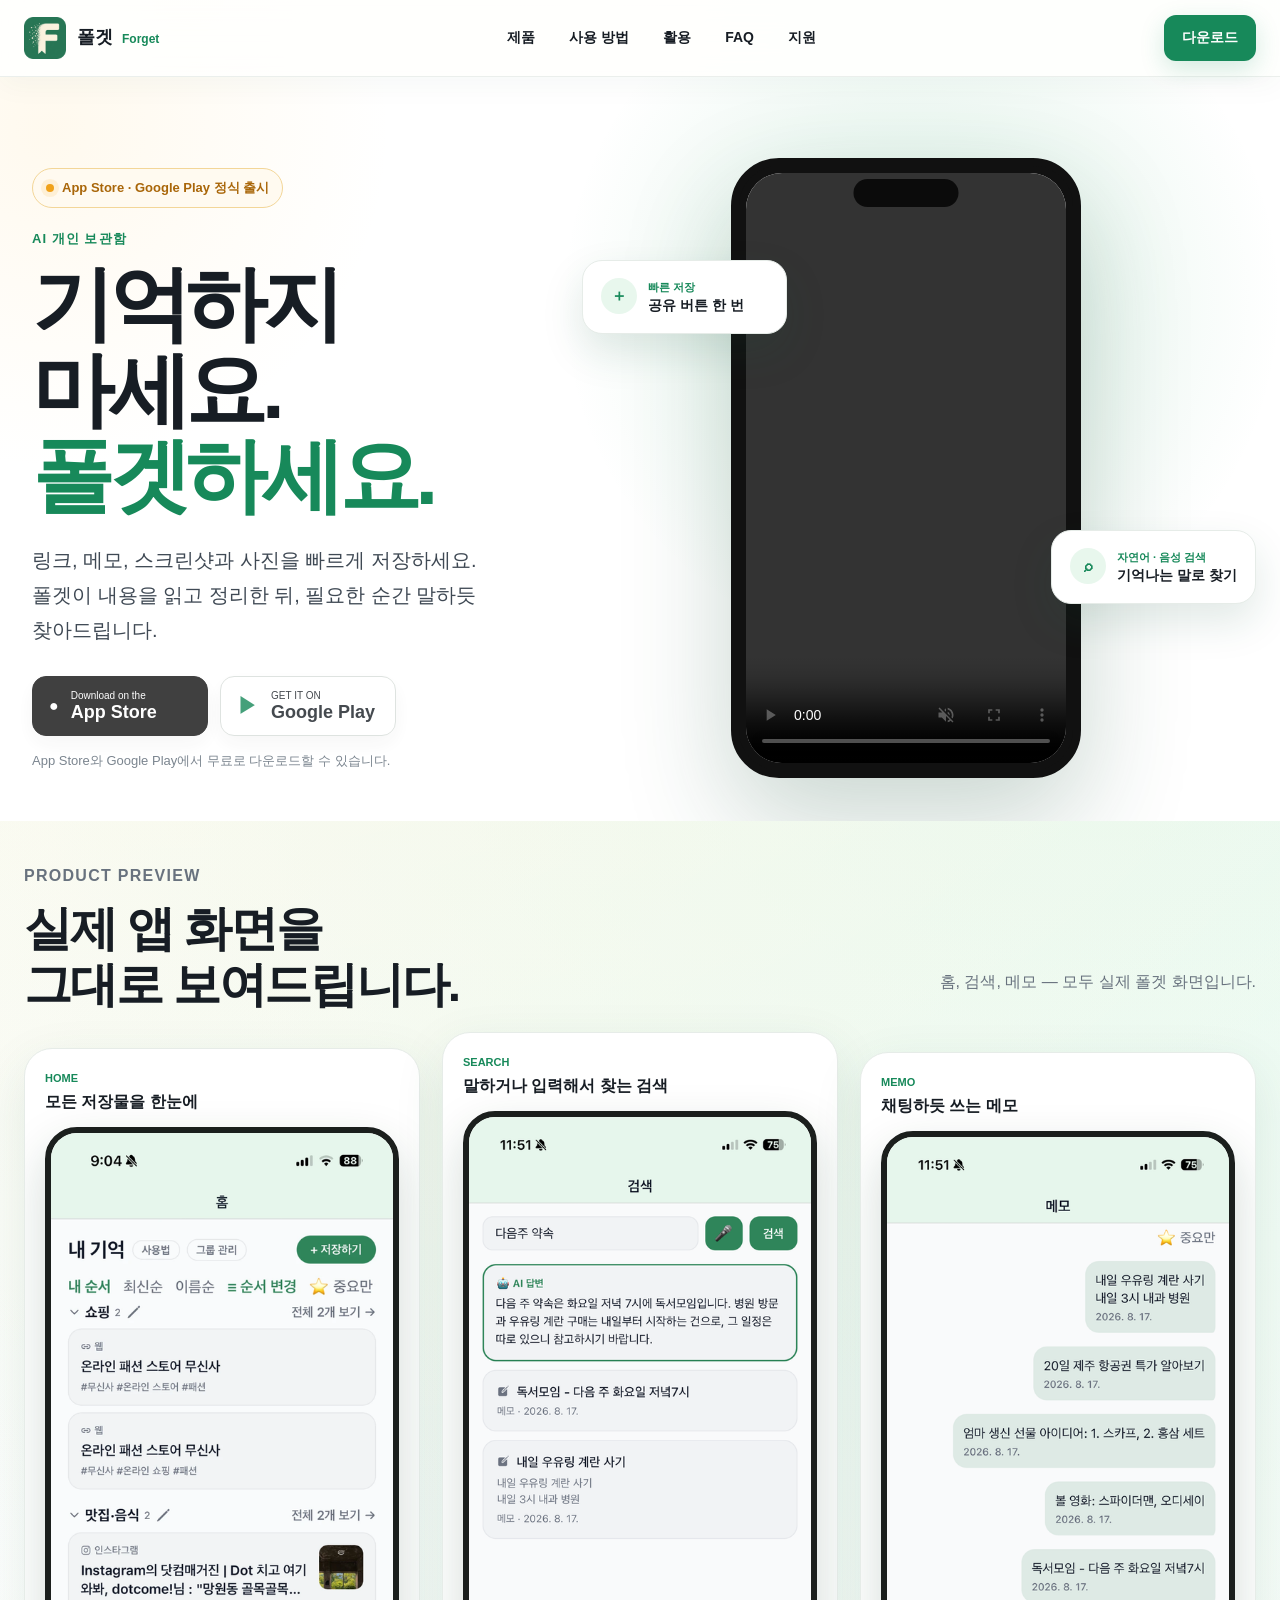
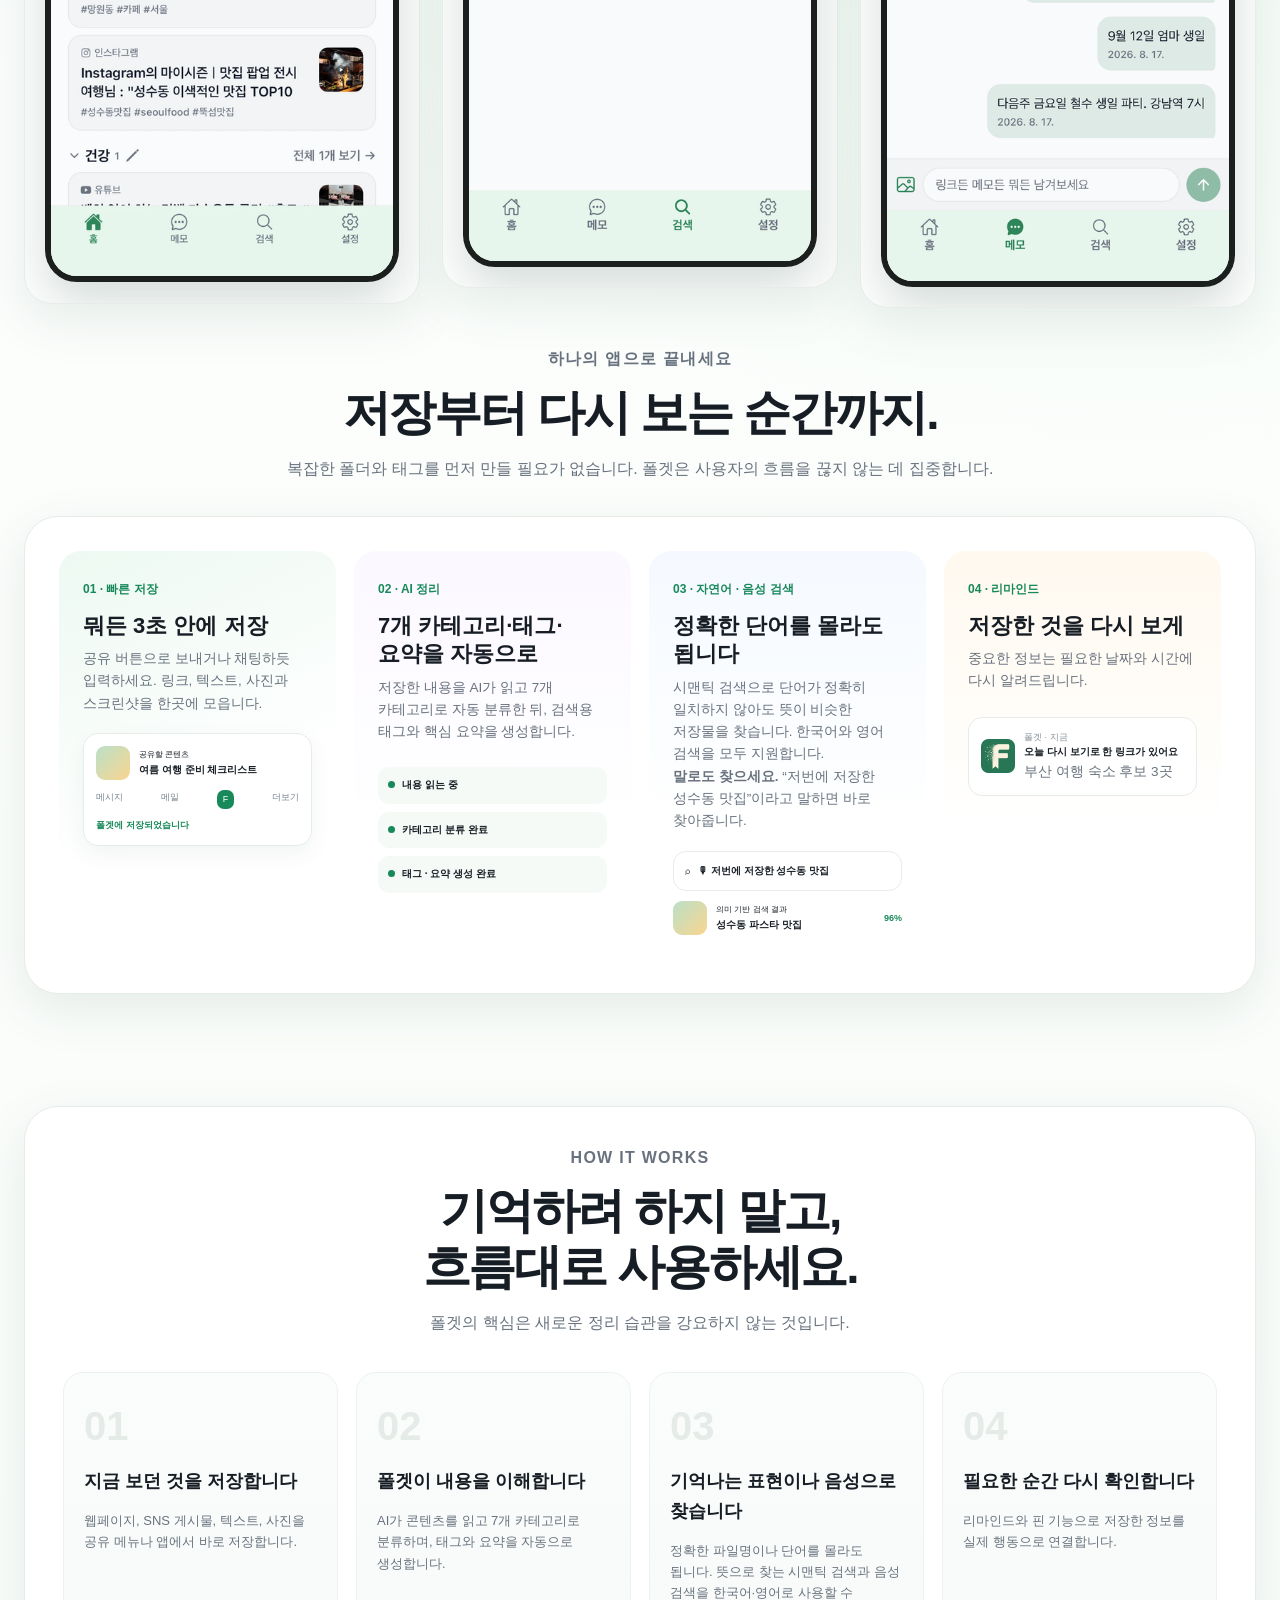
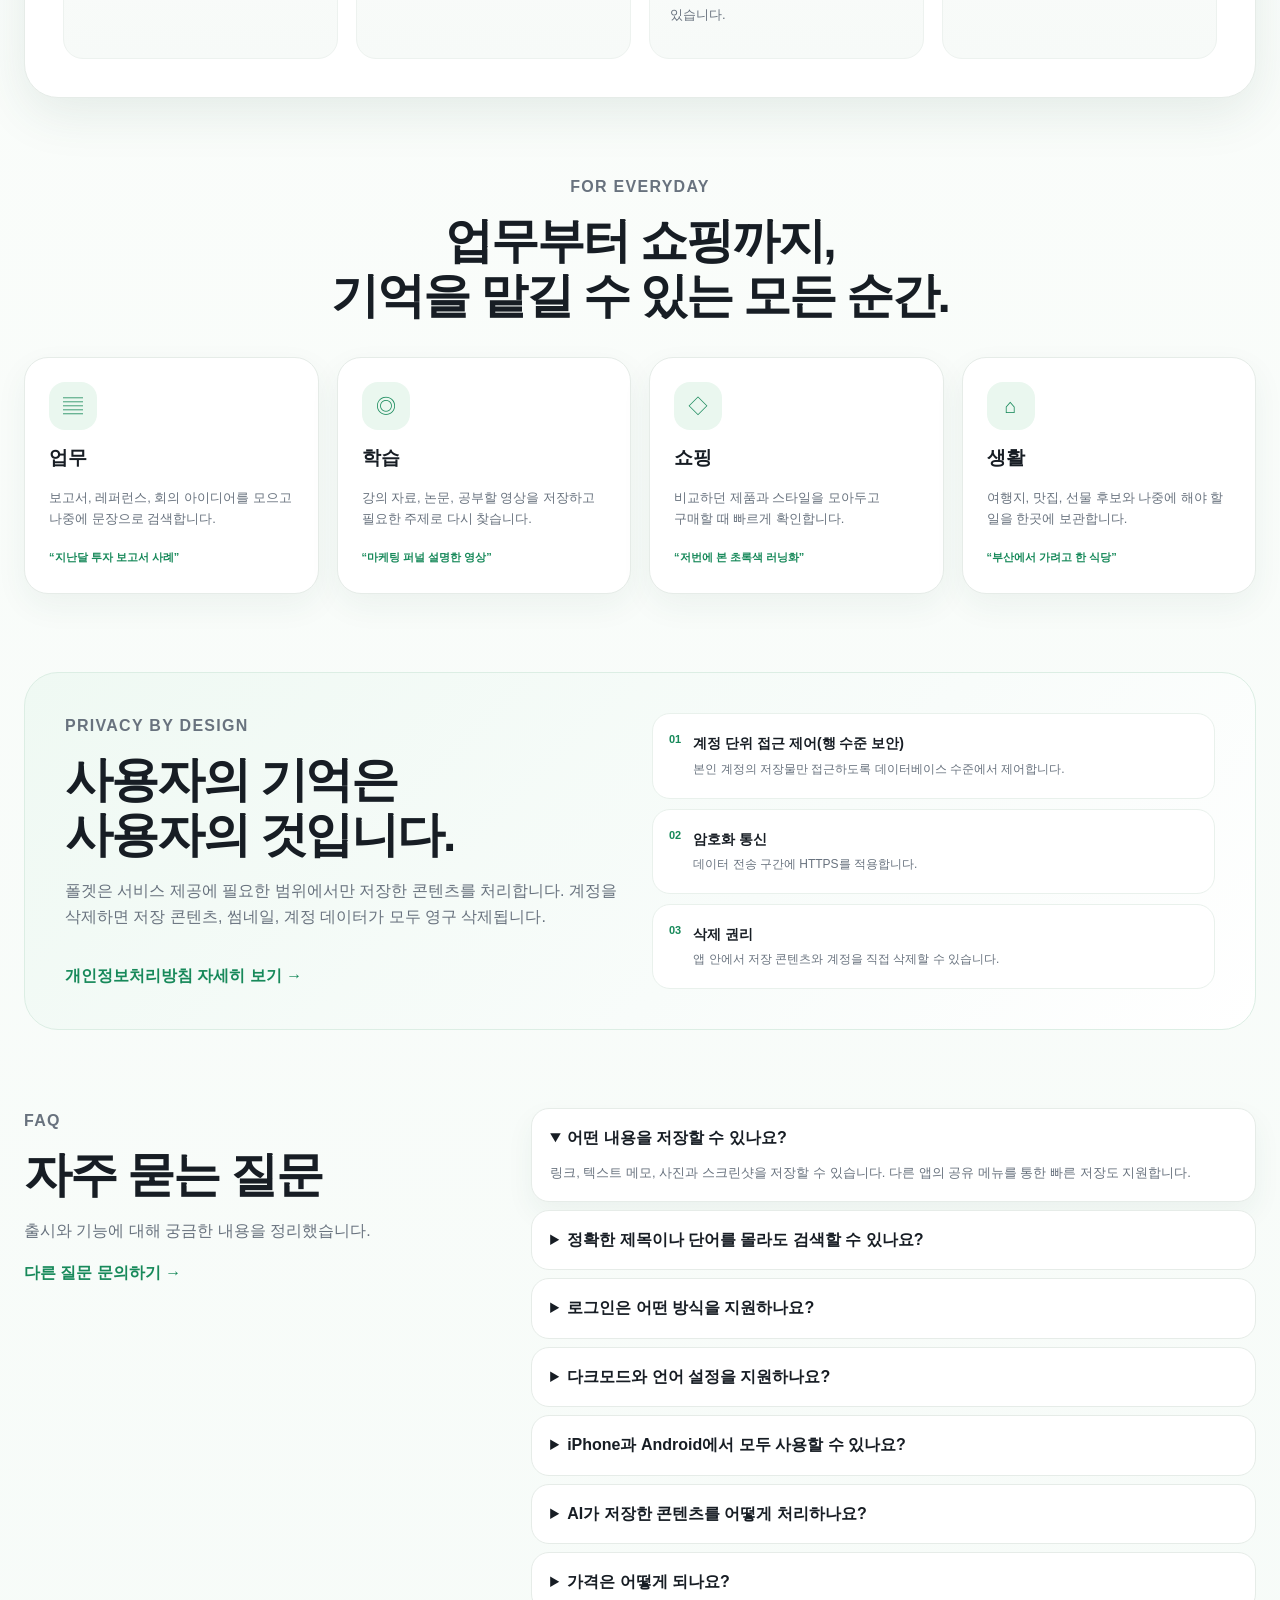
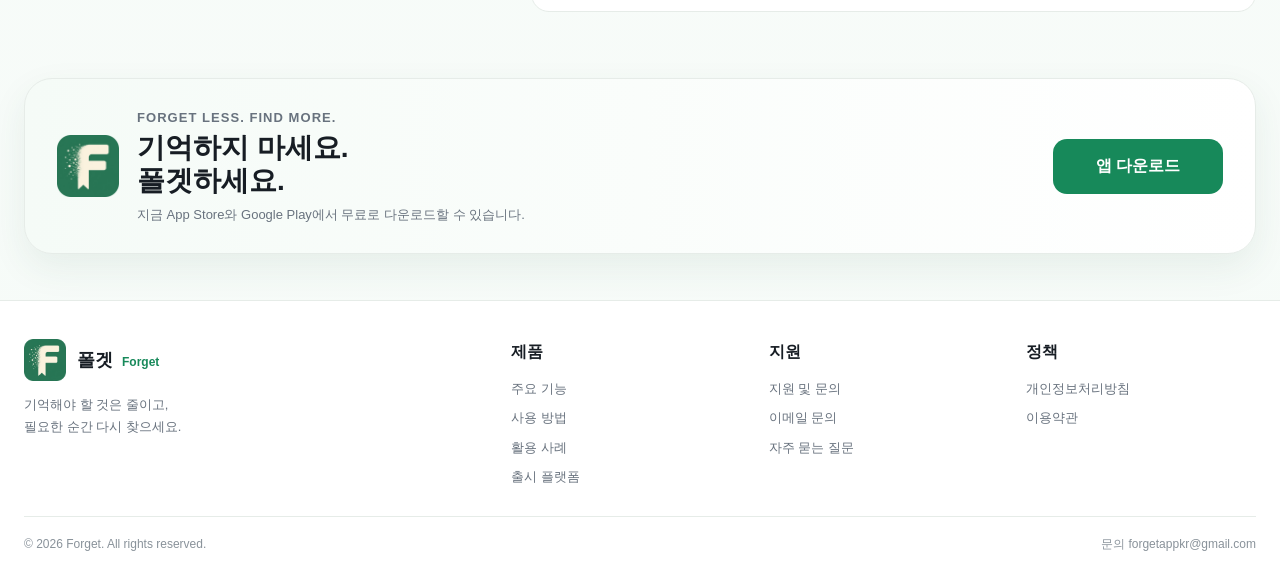
<file: index.html>
<!doctype html>
<html lang="ko">
<head>
  <meta charset="utf-8">
  <meta name="viewport" content="width=device-width, initial-scale=1">
  <meta name="theme-color" content="#167C4E">
  <link rel="icon" type="image/svg+xml" href="assets/forget-icon.svg">
  <link rel="apple-touch-icon" href="assets/apple-touch-icon.png">
  <link rel="manifest" href="site.webmanifest">
  <link rel="stylesheet" href="styles.css">
  <title>폴겟(Forget) — 기억하지 마세요. 폴겟하세요.</title>
  <meta name="description" content="링크, 메모, 스크린샷과 사진을 빠르게 저장하고 AI로 필요한 순간 다시 찾는 개인 보관함, 폴겟(Forget).">
  <link rel="canonical" href="https://forgetapp.kr/">
  <meta property="og:type" content="website">
  <meta property="og:locale" content="ko_KR">
  <meta property="og:site_name" content="폴겟(Forget)">
  <meta property="og:title" content="기억하지 마세요. 폴겟하세요.">
  <meta property="og:description" content="뭐든 빠르게 저장하고, AI로 필요한 순간 다시 찾으세요.">
  <meta property="og:url" content="https://forgetapp.kr/">
  <meta property="og:image" content="https://forgetapp.kr/assets/og-image.jpg">
  <meta name="twitter:card" content="summary_large_image">
</head>
<body>
  <header class="site-header">
  <div class="container header-inner">
    <a class="brand" href="index.html" aria-label="폴겟 홈">
      <img src="assets/forget-icon.svg" alt="" width="42" height="42" style="border-radius:0;background:transparent;clip-path:none;overflow:visible">
      <span>폴겟 <small>Forget</small></span>
    </a>

    <nav class="desktop-nav" aria-label="주요 메뉴">
      <a href="index.html#product">제품</a>
      <a href="index.html#how">사용 방법</a>
      <a href="index.html#use-cases">활용</a>
      <a href="index.html#faq">FAQ</a>
      <a href="support.html">지원</a>
    </nav>

    <a class="header-cta" href="/get?c=home-header">다운로드</a>
  </div>
</header>

  <main>
    <section class="hero" id="top">
      <div class="hero-orb hero-orb-one" aria-hidden="true"></div>
      <div class="hero-orb hero-orb-two" aria-hidden="true"></div>

      <div class="container hero-grid">
        <div class="hero-copy">
          <div class="launch-chip">
            <span class="status-dot" aria-hidden="true"></span>
            App Store · Google Play 정식 출시
          </div>

          <p class="eyebrow">AI 개인 보관함</p>
          <h1>기억하지 마세요.<br><span>폴겟하세요.</span></h1>
          <p class="hero-description">
            링크, 메모, 스크린샷과 사진을 빠르게 저장하세요.
            폴겟이 내용을 읽고 정리한 뒤, 필요한 순간 말하듯 찾아드립니다.
          </p>

          <div class="hero-actions" id="download">
            <a class="store-button store-button-dark" href="https://apps.apple.com/kr/app/id6793758380" aria-label="App Store에서 폴겟 다운로드">
              <span class="store-icon" aria-hidden="true">●</span>
              <span><small>Download on the</small><strong>App Store</strong></span>
            </a>

            <a class="store-button store-button-light" href="https://play.google.com/store/apps/details?id=kr.forgetapp.forget&amp;referrer=utm_source%3Dforgetapp.kr%26utm_medium%3Dweb%26utm_campaign%3Dhome" aria-label="Google Play에서 폴겟 다운로드">
              <span class="play-symbol" aria-hidden="true">▶</span>
              <span><small>GET IT ON</small><strong>Google Play</strong></span>
            </a>
          </div>

          <p class="hero-note">App Store와 Google Play에서 무료로 다운로드할 수 있습니다.</p>
        </div>

        <div class="hero-product" aria-label="폴겟 사용 흐름 미리보기">
          <div class="logo-stage">
            <img src="assets/forget-icon.svg" alt="폴겟 앱 아이콘" style="border-radius:0;background:transparent;clip-path:none;overflow:visible">
            <span class="particle p1"></span>
            <span class="particle p2"></span>
            <span class="particle p3"></span>
            <span class="particle p4"></span>
          </div>

          <div class="floating-card save-float">
            <span class="float-icon">＋</span>
            <div>
              <small>빠른 저장</small>
              <strong>공유 버튼 한 번</strong>
            </div>
          </div>

          <div class="phone-shell">
            <div class="phone-speaker"></div>
            <div class="phone-screen" style="padding:0;overflow:hidden">
              <video autoplay muted loop playsinline controls preload="metadata" style="width:100%;height:100%;object-fit:cover;display:block;background:#fff" src="assets/forget-intro.mp4" aria-label="폴겟 소개 영상"></video>
            </div>
          </div>

          <div class="floating-card find-float">
            <span class="float-icon">⌕</span>
            <div>
              <small>자연어 · 음성 검색</small>
              <strong>기억나는 말로 찾기</strong>
            </div>
          </div>
        </div>
      </div>

      <div class="container capture-strip" aria-label="저장 가능한 콘텐츠">
        <span>링크</span><i></i><span>메모</span><i></i><span>스크린샷</span><i></i><span>사진</span><i></i><span>쇼핑 정보</span><i></i><span>나중에 볼 것</span>
      </div>
    </section>

    <section class="section showcase-section">
      <div class="container">
        <div class="section-heading showcase-heading">
          <div><p class="eyebrow">PRODUCT PREVIEW</p><h2>실제 앱 화면을<br>그대로 보여드립니다.</h2></div>
          <p>홈, 검색, 메모 — 모두 실제 폴겟 화면입니다.</p>
        </div>
        <div class="device-gallery">
          <article class="device-column device-one">
            <div class="device-caption"><span>HOME</span><strong>모든 저장물을 한눈에</strong></div>
            <img src="assets/screen-home.png" alt="폴겟 실제 화면" style="width:100%;display:block;border-radius:32px;border:6px solid #1b1f1d;box-shadow:0 20px 48px rgba(16,60,40,.18)">
          </article>
          <article class="device-column device-two">
            <div class="device-caption"><span>SEARCH</span><strong>말하거나 입력해서 찾는 검색</strong></div>
            <img src="assets/screen-search.png" alt="폴겟 실제 화면" style="width:100%;display:block;border-radius:32px;border:6px solid #1b1f1d;box-shadow:0 20px 48px rgba(16,60,40,.18)">
          </article>
          <article class="device-column device-three">
            <div class="device-caption"><span>MEMO</span><strong>채팅하듯 쓰는 메모</strong></div>
            <img src="assets/screen-memo.png" alt="폴겟 실제 화면" style="width:100%;display:block;border-radius:32px;border:6px solid #1b1f1d;box-shadow:0 20px 48px rgba(16,60,40,.18)">
          </article>
        </div>
      </div>
    </section>

    <section class="section problem-section">
      <div class="container problem-grid">
        <div class="section-copy">
          <p class="eyebrow">저장은 쉬운데, 다시 찾기는 어렵습니다</p>
          <h2>분명 저장했는데,<br>어디에 있었는지 기억나지 않습니다.</h2>
          <p>
            브라우저 즐겨찾기, 메신저, 사진첩, 메모 앱에 정보가 흩어지면
            저장한 사실만 남고 정작 필요할 때 찾지 못합니다.
          </p>
        </div>

        <div class="scatter-board" aria-label="여러 앱에 흩어진 정보 예시">
          <article class="scatter-card card-browser"><span>Safari</span><strong>읽어볼 링크 147개</strong></article>
          <article class="scatter-card card-photo"><span>사진</span><strong>스크린샷 328장</strong></article>
          <article class="scatter-card card-chat"><span>메신저</span><strong>나에게 보낸 링크</strong></article>
          <article class="scatter-card card-note"><span>메모</span><strong>제목 없는 메모 82개</strong></article>
          <div class="scatter-center"><img src="assets/forget-icon.svg" alt="" style="border-radius:0;background:transparent;clip-path:none;overflow:visible"><strong>한곳에 저장하고<br>말하듯 다시 찾기</strong></div>
        </div>
      </div>
    </section>

    <section class="section product-section" id="product">
      <div class="container">
        <div class="section-heading center-heading">
          <p class="eyebrow">하나의 앱으로 끝내세요</p>
          <h2>저장부터 다시 보는 순간까지.</h2>
          <p>복잡한 폴더와 태그를 먼저 만들 필요가 없습니다. 폴겟은 사용자의 흐름을 끊지 않는 데 집중합니다.</p>
        </div>

        <div class="feature-bento">
          <article class="bento-card bento-large green-card">
            <div class="bento-copy">
              <span class="feature-label">01 · 빠른 저장</span>
              <h3>뭐든 3초 안에 저장</h3>
              <p>공유 버튼으로 보내거나 채팅하듯 입력하세요. 링크, 텍스트, 사진과 스크린샷을 한곳에 모읍니다.</p>
            </div>
            <div class="share-sheet" aria-hidden="true">
              <div class="share-source"><span class="source-thumb"></span><div><small>공유할 콘텐츠</small><strong>여름 여행 준비 체크리스트</strong></div></div>
              <div class="share-apps"><span>메시지</span><span>메일</span><span class="forget-share">F</span><span>더보기</span></div>
              <div class="share-result">폴겟에 저장되었습니다</div>
            </div>
          </article>

          <article class="bento-card ai-card">
            <span class="feature-label">02 · AI 정리</span>
            <h3>7개 카테고리·태그·요약을 자동으로</h3>
            <p>저장한 내용을 AI가 읽고 7개 카테고리로 자동 분류한 뒤, 검색용 태그와 핵심 요약을 생성합니다.</p>
            <div class="ai-lines" aria-hidden="true">
              <div><span></span><strong>내용 읽는 중</strong></div>
              <div><span></span><strong>카테고리 분류 완료</strong></div>
              <div><span></span><strong>태그 · 요약 생성 완료</strong></div>
            </div>
          </article>

          <article class="bento-card search-card">
            <span class="feature-label">03 · 자연어 · 음성 검색</span>
            <h3>정확한 단어를 몰라도 됩니다</h3>
            <p>시맨틱 검색으로 단어가 정확히 일치하지 않아도 뜻이 비슷한 저장물을 찾습니다. 한국어와 영어 검색을 모두 지원합니다.</p>
            <p><strong>말로도 찾으세요.</strong> “저번에 저장한 성수동 맛집”이라고 말하면 바로 찾아줍니다.</p>
            <div class="demo-search" aria-hidden="true"><span>⌕</span><strong>🎙 저번에 저장한 성수동 맛집</strong></div>
            <div class="demo-result" aria-hidden="true"><span class="result-thumb"></span><div><small>의미 기반 검색 결과</small><strong>성수동 파스타 맛집</strong></div><em>96%</em></div>
          </article>

          <article class="bento-card reminder-card">
            <span class="feature-label">04 · 리마인드</span>
            <h3>저장한 것을 다시 보게</h3>
            <p>중요한 정보는 필요한 날짜와 시간에 다시 알려드립니다.</p>
            <div class="notification" aria-hidden="true"><img src="assets/forget-icon.svg" alt="" style="border-radius:0;background:transparent;clip-path:none;overflow:visible"><div><small>폴겟 · 지금</small><strong>오늘 다시 보기로 한 링크가 있어요</strong><p>부산 여행 숙소 후보 3곳</p></div></div>
          </article>
        </div>
      </div>
    </section>

    <section class="section workflow-section" id="how">
      <div class="container workflow-grid">
        <div class="workflow-sticky">
          <p class="eyebrow">HOW IT WORKS</p>
          <h2>기억하려 하지 말고,<br>흐름대로 사용하세요.</h2>
          <p>폴겟의 핵심은 새로운 정리 습관을 강요하지 않는 것입니다.</p>
        </div>
        <ol class="workflow-list">
          <li><span>01</span><div><h3>지금 보던 것을 저장합니다</h3><p>웹페이지, SNS 게시물, 텍스트, 사진을 공유 메뉴나 앱에서 바로 저장합니다.</p></div></li>
          <li><span>02</span><div><h3>폴겟이 내용을 이해합니다</h3><p>AI가 콘텐츠를 읽고 7개 카테고리로 분류하며, 태그와 요약을 자동으로 생성합니다.</p></div></li>
          <li><span>03</span><div><h3>기억나는 표현이나 음성으로 찾습니다</h3><p>정확한 파일명이나 단어를 몰라도 됩니다. 뜻으로 찾는 시맨틱 검색과 음성 검색을 한국어·영어로 사용할 수 있습니다.</p></div></li>
          <li><span>04</span><div><h3>필요한 순간 다시 확인합니다</h3><p>리마인드와 핀 기능으로 저장한 정보를 실제 행동으로 연결합니다.</p></div></li>
        </ol>
      </div>
    </section>

    

    <section class="section use-section" id="use-cases">
      <div class="container">
        <div class="section-heading center-heading"><p class="eyebrow">FOR EVERYDAY</p><h2>업무부터 쇼핑까지,<br>기억을 맡길 수 있는 모든 순간.</h2></div>
        <div class="use-grid">
          <article><span class="use-icon">▤</span><h3>업무</h3><p>보고서, 레퍼런스, 회의 아이디어를 모으고 나중에 문장으로 검색합니다.</p><small>“지난달 투자 보고서 사례”</small></article>
          <article><span class="use-icon">◎</span><h3>학습</h3><p>강의 자료, 논문, 공부할 영상을 저장하고 필요한 주제로 다시 찾습니다.</p><small>“마케팅 퍼널 설명한 영상”</small></article>
          <article><span class="use-icon">◇</span><h3>쇼핑</h3><p>비교하던 제품과 스타일을 모아두고 구매할 때 빠르게 확인합니다.</p><small>“저번에 본 초록색 러닝화”</small></article>
          <article><span class="use-icon">⌂</span><h3>생활</h3><p>여행지, 맛집, 선물 후보와 나중에 해야 할 일을 한곳에 보관합니다.</p><small>“부산에서 가려고 한 식당”</small></article>
        </div>
      </div>
    </section>

    <section class="section trust-section">
      <div class="container trust-panel">
        <div class="trust-copy">
          <p class="eyebrow">PRIVACY BY DESIGN</p>
          <h2>사용자의 기억은<br>사용자의 것입니다.</h2>
          <p>폴겟은 서비스 제공에 필요한 범위에서만 저장한 콘텐츠를 처리합니다. 계정을 삭제하면 저장 콘텐츠, 썸네일, 계정 데이터가 모두 영구 삭제됩니다.</p>
          <a href="privacy.html">개인정보처리방침 자세히 보기 →</a>
        </div>
        <div class="trust-points">
          <article><span>01</span><div><strong>계정 단위 접근 제어(행 수준 보안)</strong><p>본인 계정의 저장물만 접근하도록 데이터베이스 수준에서 제어합니다.</p></div></article>
          <article><span>02</span><div><strong>암호화 통신</strong><p>데이터 전송 구간에 HTTPS를 적용합니다.</p></div></article>
          <article><span>03</span><div><strong>삭제 권리</strong><p>앱 안에서 저장 콘텐츠와 계정을 직접 삭제할 수 있습니다.</p></div></article>
        </div>
      </div>
    </section>

    <section class="section faq-section" id="faq">
      <div class="container faq-grid">
        <div class="section-copy"><p class="eyebrow">FAQ</p><h2>자주 묻는 질문</h2><p>출시와 기능에 대해 궁금한 내용을 정리했습니다.</p><a class="text-link" href="support.html">다른 질문 문의하기 →</a></div>
        <div class="faq-list">
          <details open><summary>어떤 내용을 저장할 수 있나요?</summary><p>링크, 텍스트 메모, 사진과 스크린샷을 저장할 수 있습니다. 다른 앱의 공유 메뉴를 통한 빠른 저장도 지원합니다.</p></details>
          <details><summary>정확한 제목이나 단어를 몰라도 검색할 수 있나요?</summary><p>네. 시맨틱 검색으로 정확한 단어가 일치하지 않아도 뜻이 비슷한 저장물을 찾습니다. 텍스트뿐 아니라 마이크로 말해서 검색할 수 있고, 한국어·영어를 모두 지원합니다.</p></details>
          <details><summary>로그인은 어떤 방식을 지원하나요?</summary><p>Apple 로그인, 카카오 로그인, 이메일 가입을 지원합니다.</p></details>
          <details><summary>다크모드와 언어 설정을 지원하나요?</summary><p>네. 다크모드를 지원하며 앱은 한국어와 영어로 제공됩니다.</p></details>
          <details><summary>iPhone과 Android에서 모두 사용할 수 있나요?</summary><p>네. iOS 앱은 App Store에서, Android 앱은 Google Play에서 다운로드할 수 있습니다. 같은 계정으로 로그인하면 저장한 내용이 두 기기에서 똑같이 보입니다.</p></details>
          <details><summary>AI가 저장한 콘텐츠를 어떻게 처리하나요?</summary><p>저장 콘텐츠의 자동 분류, 태그, 요약과 의미 기반 검색을 제공하는 데 필요한 범위에서 AI 서비스를 이용합니다. 자세한 처리 위탁 내용은 개인정보처리방침에서 확인할 수 있습니다.</p></details>
          <details><summary>가격은 어떻게 되나요?</summary><p>현재 무료로 사용할 수 있습니다. 유료 기능이 추가되는 경우 앱과 공식 홈페이지에서 미리 안내드립니다.</p></details>
        </div>
      </div>
    </section>

    <section class="section final-cta-section">
      <div class="container final-cta"><div class="cta-logo"><img src="assets/forget-icon.svg" alt="폴겟 아이콘" style="border-radius:0;background:transparent;clip-path:none;overflow:visible"></div><div><p class="eyebrow">FORGET LESS. FIND MORE.</p><h2>기억하지 마세요.<br>폴겟하세요.</h2><p>지금 App Store와 Google Play에서 무료로 다운로드할 수 있습니다.</p></div><a href="/get?c=home-cta" class="cta-mail">앱 다운로드</a></div>
    </section>
  </main>

  <footer class="site-footer">
  <div class="container footer-grid">
    <div class="footer-brand"><a class="brand" href="index.html"><img src="assets/forget-icon.svg" alt="" width="40" height="40" style="border-radius:0;background:transparent;clip-path:none;overflow:visible"><span>폴겟 <small>Forget</small></span></a><p>기억해야 할 것은 줄이고,<br>필요한 순간 다시 찾으세요.</p></div>
    <div class="footer-column"><strong>제품</strong><a href="index.html#product">주요 기능</a><a href="index.html#how">사용 방법</a><a href="index.html#use-cases">활용 사례</a><a href="index.html#download">출시 플랫폼</a></div>
    <div class="footer-column"><strong>지원</strong><a href="support.html">지원 및 문의</a><a href="mailto:forgetappkr@gmail.com">이메일 문의</a><a href="index.html#faq">자주 묻는 질문</a></div>
    <div class="footer-column"><strong>정책</strong><a href="privacy.html">개인정보처리방침</a><a href="terms.html">이용약관</a></div>
  </div>
  <div class="container footer-bottom"><span>© 2026 Forget. All rights reserved.</span><span>문의 forgetappkr@gmail.com</span></div>
</footer>
</body>
</html>
</file>
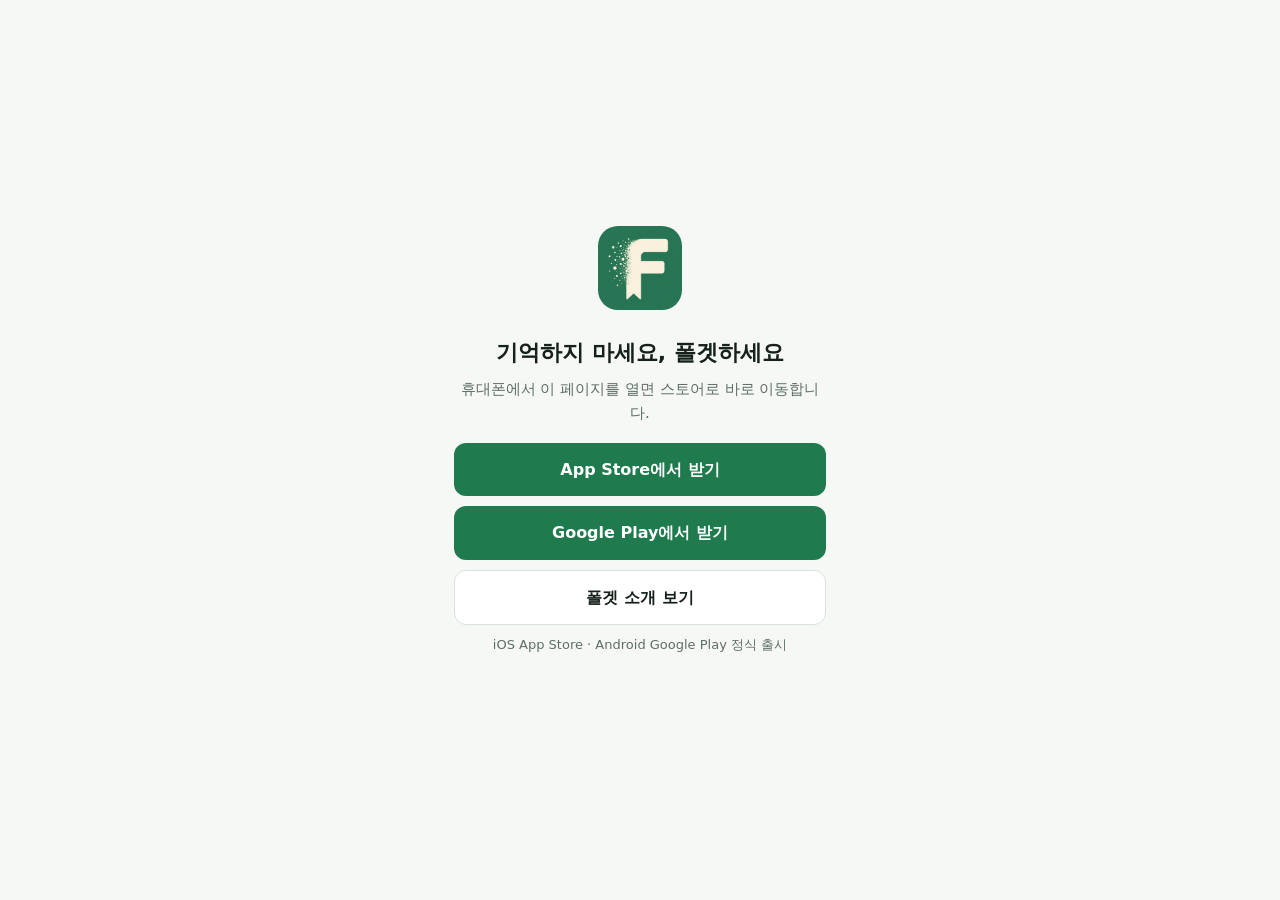
<file: get/index.html>
<!doctype html>
<html lang="ko">
<head>
  <meta charset="utf-8">
  <meta name="viewport" content="width=device-width, initial-scale=1">
  <title>폴겟 다운로드</title>
  <meta name="description" content="폴겟(Forget) 설치 링크 — 기기에 맞는 스토어로 이동합니다.">
  <meta name="robots" content="noindex">
  <link rel="icon" href="/assets/favicon-32.png">
  <link rel="apple-touch-icon" href="/assets/apple-touch-icon.png">
  <style>
    :root { --g: #1F7A4D; --ink: #16211B; --muted: #5F6E66; --bg: #F5F8F5; }
    * { box-sizing: border-box; }
    body { margin: 0; min-height: 100vh; display: grid; place-items: center; background: var(--bg); color: var(--ink);
      font-family: "Apple SD Gothic Neo", "Noto Sans KR", system-ui, sans-serif; line-height: 1.6; }
    main { text-align: center; padding: 32px 24px; max-width: 420px; }
    img.logo { width: 84px; height: 84px; border-radius: 20px; }
    h1 { font-size: 22px; margin: 18px 0 6px; }
    p { margin: 0 0 18px; color: var(--muted); font-size: 15px; }
    .btn { display: block; padding: 14px 18px; border-radius: 12px; background: var(--g); color: #fff; text-decoration: none; font-weight: 600; margin: 10px 0; }
    .btn.secondary { background: #fff; color: var(--ink); border: 1px solid #D9E3DD; }
    .small { font-size: 13px; }
    .hidden { display: none; }
  </style>
</head>
<body>
  <main>
    <img class="logo" src="/assets/forget-icon.png" alt="폴겟 로고" width="84" height="84">
    <h1>기억하지 마세요, 폴겟하세요</h1>
    <p id="msg">스토어로 이동합니다…</p>
    <a id="ios" class="btn" href="https://apps.apple.com/kr/app/id6793758380">App Store에서 받기</a>
    <a id="android" class="btn hidden" href="https://play.google.com/store/apps/details?id=kr.forgetapp.forget">Google Play에서 받기</a>
    <a id="home" class="btn secondary hidden" href="/">폴겟 소개 보기</a>
    <p class="small">iOS App Store · Android Google Play 정식 출시</p>
  </main>
  <script>
    (function () {
      var q = new URLSearchParams(location.search);
      var c = (q.get('c') || 'direct').toLowerCase().replace(/[^a-z0-9_-]/g, '').slice(0, 64) || 'direct';
      var ua = navigator.userAgent || '';
      var isIOS = /iPhone|iPad|iPod/i.test(ua) || (navigator.platform === 'MacIntel' && navigator.maxTouchPoints > 1);
      var isAndroid = /Android/i.test(ua);
      var platform = isIOS ? 'ios' : isAndroid ? 'android' : 'desktop';

      // App Store 캠페인 파라미터: pt(제공자 토큰)는 App Store Connect > 앱 분석 > 캠페인에서 발급 후 채운다.
      // pt 없이 ct만 보내면 애플이 무시하므로, 현재는 서버 집계(track-link)가 방문 출처를 담당한다.
      var APPLE_PT = '';
      var iosUrl = 'https://apps.apple.com/kr/app/id6793758380' + (APPLE_PT ? '?pt=' + APPLE_PT + '&ct=' + encodeURIComponent(c) + '&mt=8' : '');
      // 안드로이드 정식 출시 (2026-09-19): Play 링크 + referrer UTM — Play Console 획득 보고서에서 캠페인별로 보인다
      var ANDROID_URL = 'https://play.google.com/store/apps/details?id=kr.forgetapp.forget&referrer=' +
        encodeURIComponent('utm_source=forget_get&utm_medium=smartlink&utm_campaign=' + c);

      // 방문 집계 (개인정보 없음: 캠페인·플랫폼·리퍼러 호스트만)
      try {
        fetch('https://gyxeysskppzdrikdtfju.supabase.co/functions/v1/track-link', {
          method: 'POST', keepalive: true, mode: 'cors',
          headers: { 'content-type': 'text/plain' },
          body: JSON.stringify({ c: c, p: platform, r: document.referrer || '' })
        }).catch(function () {});
      } catch (e) {}

      var ios = document.getElementById('ios'), android = document.getElementById('android'), home = document.getElementById('home'), msg = document.getElementById('msg');
      ios.href = iosUrl;
      android.href = ANDROID_URL;
      if (isIOS) {
        setTimeout(function () { location.href = iosUrl; }, 400);
      } else if (isAndroid) {
        ios.classList.add('hidden'); android.classList.remove('hidden');
        setTimeout(function () { location.href = ANDROID_URL; }, 400);
      } else {
        msg.textContent = '휴대폰에서 이 페이지를 열면 스토어로 바로 이동합니다.';
        android.classList.remove('hidden');
        home.classList.remove('hidden');
      }
    })();
  </script>
</body>
</html>
</file>
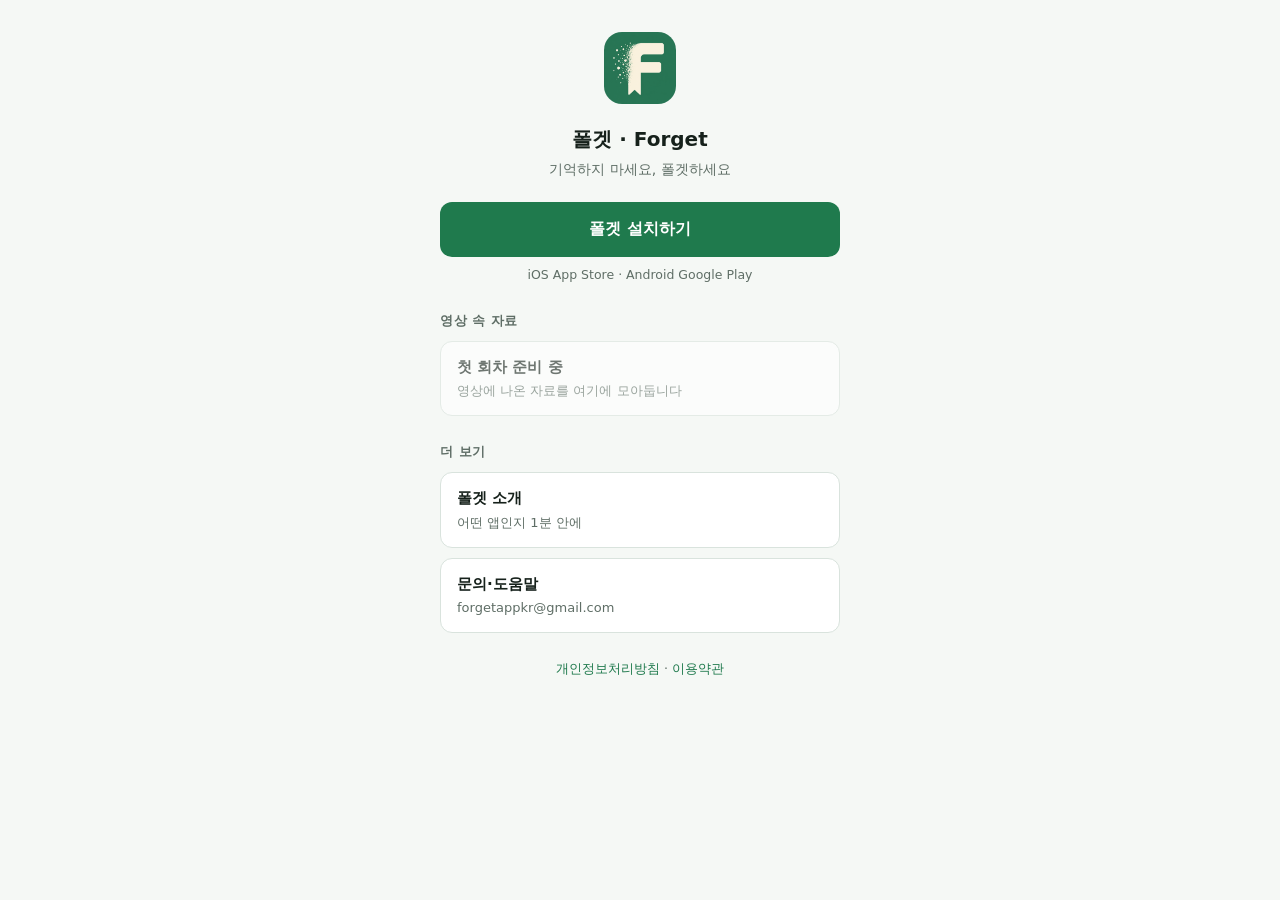
<file: links/index.html>
<!doctype html>
<html lang="ko">
<head>
  <meta charset="utf-8">
  <meta name="viewport" content="width=device-width, initial-scale=1">
  <title>폴겟 링크</title>
  <meta name="description" content="폴겟(Forget) 설치와 영상 속 자료 모음">
  <meta name="robots" content="noindex">
  <link rel="icon" href="/assets/favicon-32.png">
  <link rel="apple-touch-icon" href="/assets/apple-touch-icon.png">
  <style>
    :root { --g: #1F7A4D; --ink: #16211B; --muted: #5F6E66; --bg: #F5F8F5; --line: #D9E3DD; }
    * { box-sizing: border-box; }
    body { margin: 0; background: var(--bg); color: var(--ink); font-family: "Apple SD Gothic Neo", "Noto Sans KR", system-ui, sans-serif; line-height: 1.55; }
    main { max-width: 440px; margin: 0 auto; padding: 32px 20px 60px; }
    .head { text-align: center; }
    .head img { width: 72px; height: 72px; border-radius: 18px; }
    .head h1 { font-size: 20px; margin: 12px 0 4px; }
    .head p { margin: 0; color: var(--muted); font-size: 14px; }
    .install { display: block; margin: 22px 0 8px; padding: 15px 18px; border-radius: 12px; background: var(--g); color: #fff; text-decoration: none; font-weight: 700; text-align: center; font-size: 16px; }
    .sub { text-align: center; color: var(--muted); font-size: 12.5px; margin: 0 0 26px; }
    h2 { font-size: 13px; letter-spacing: .04em; color: var(--muted); text-transform: uppercase; margin: 0 0 10px; }
    .list { display: flex; flex-direction: column; gap: 10px; margin-bottom: 26px; }
    .item { display: block; padding: 14px 16px; border: 1px solid var(--line); border-radius: 12px; background: #fff; color: var(--ink); text-decoration: none; }
    .item b { display: block; font-size: 15px; }
    .item span { display: block; color: var(--muted); font-size: 13px; margin-top: 2px; }
    .item.soon { opacity: .6; }
    .foot { text-align: center; color: var(--muted); font-size: 12.5px; }
    .foot a { color: var(--g); text-decoration: none; }
  </style>
</head>
<body>
  <main>
    <div class="head">
      <img src="/assets/forget-icon.png" alt="폴겟" width="72" height="72">
      <h1>폴겟 · Forget</h1>
      <p>기억하지 마세요, 폴겟하세요</p>
    </div>

    <a class="install" id="install" href="/get">폴겟 설치하기</a>
    <p class="sub">iOS App Store · Android Google Play</p>

    <h2>영상 속 자료</h2>
    <div class="list" id="episodes"></div>

    <h2>더 보기</h2>
    <div class="list">
      <a class="item" href="/"><b>폴겟 소개</b><span>어떤 앱인지 1분 안에</span></a>
      <a class="item" href="/support.html"><b>문의·도움말</b><span>forgetappkr@gmail.com</span></a>
    </div>

    <p class="foot"><a href="/privacy.html">개인정보처리방침</a> · <a href="/terms.html">이용약관</a></p>
  </main>
  <script>
    // 회차 목록 — 주간 파이프라인이 이 배열만 갱신한다 (최근 3개만 노출, 오래된 회차는 위에서부터 밀려남)
    var EPISODES = [
      // { id: 's4-01', title: '④-01 전시 가기 전: 예약·입구·주차', desc: '이번 주말 준비물 보관함', url: 'https://forgetapp.kr/s/?id=…' },
    ];
    (function () {
      var q = new URLSearchParams(location.search);
      var c = (q.get('c') || 'links').toLowerCase().replace(/[^a-z0-9_-]/g, '').slice(0, 64) || 'links';
      document.getElementById('install').href = '/get?c=' + encodeURIComponent(c);
      var box = document.getElementById('episodes');
      var eps = EPISODES.slice(-3).reverse();
      if (!eps.length) {
        var a = document.createElement('div'); a.className = 'item soon';
        a.innerHTML = '<b>첫 회차 준비 중</b><span>영상에 나온 자료를 여기에 모아둡니다</span>';
        box.appendChild(a); return;
      }
      eps.forEach(function (e) {
        var a = document.createElement('a'); a.className = 'item'; a.href = e.url; a.target = '_blank'; a.rel = 'noopener';
        var b = document.createElement('b'); b.textContent = e.title; a.appendChild(b);
        var s = document.createElement('span'); s.textContent = e.desc || ''; a.appendChild(s);
        box.appendChild(a);
      });
    })();
  </script>
</body>
</html>
</file>
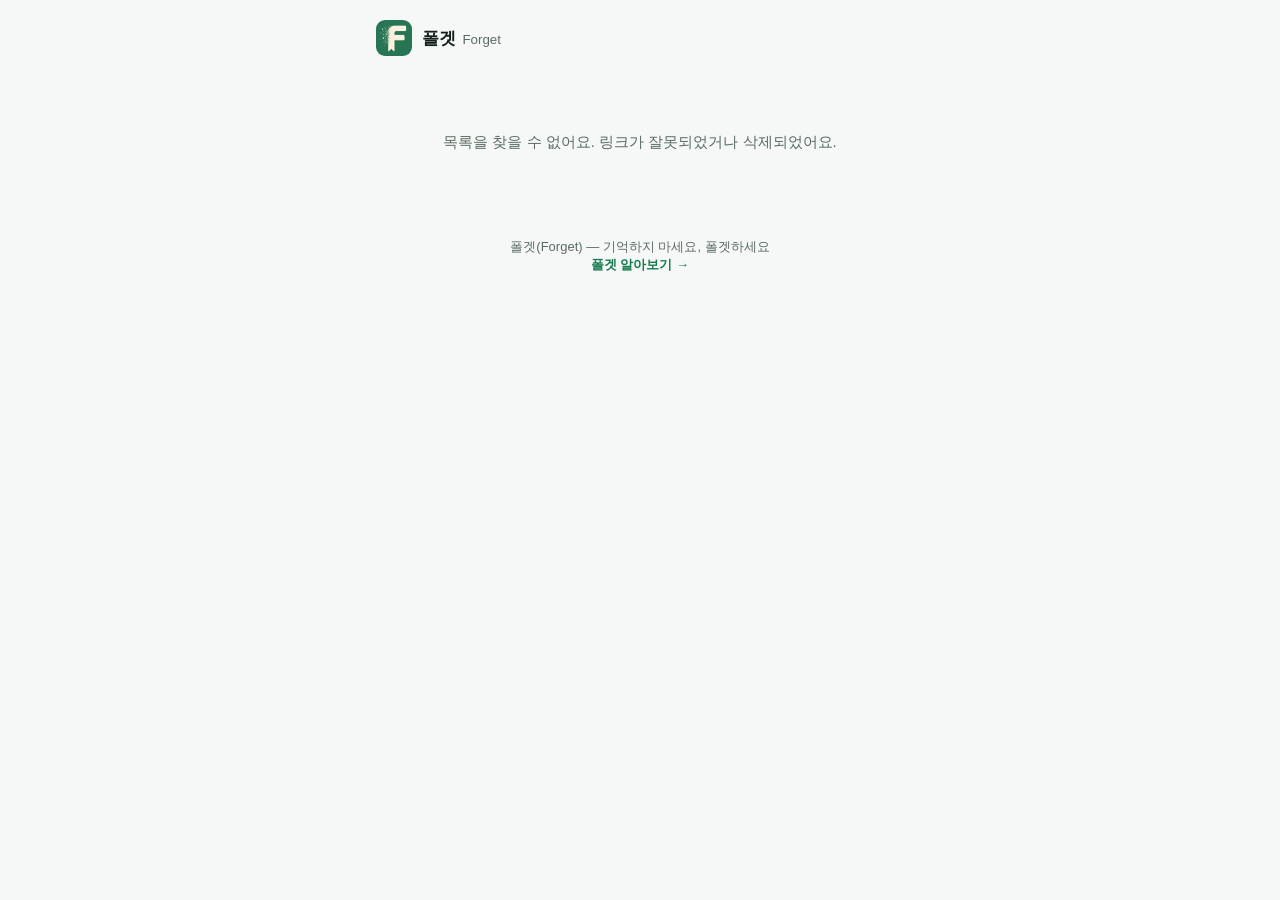
<file: s/index.html>
<!doctype html>
<html lang="ko">
<head>
  <meta charset="utf-8">
  <meta name="viewport" content="width=device-width, initial-scale=1">
  <meta name="robots" content="noindex">
  <meta name="theme-color" content="#167C4E">
  <link rel="icon" type="image/png" sizes="32x32" href="../assets/favicon-32.png">
  <link rel="apple-touch-icon" href="../assets/apple-touch-icon.png">
  <title>공유된 저장 목록 — 폴겟(Forget)</title>
  <meta name="description" content="폴겟으로 공유한 저장 목록이에요.">
  <meta property="og:type" content="website">
  <meta property="og:locale" content="ko_KR">
  <meta property="og:site_name" content="폴겟(Forget)">
  <meta property="og:title" content="폴겟에서 공유한 저장 목록">
  <meta property="og:description" content="친구가 보낸 저장 목록이에요. 열어서 확인해 보세요.">
  <meta property="og:image" content="https://forgetapp.kr/assets/og-image.jpg">
  <style>
    :root { color-scheme: light dark; }
    * { box-sizing: border-box; }
    body {
      font-family: -apple-system, BlinkMacSystemFont, "Apple SD Gothic Neo", "Pretendard", sans-serif;
      margin: 0; background: #F6F8F7; color: #14201A;
    }
    .wrap { max-width: 560px; margin: 0 auto; padding: 20px 16px 48px; }
    .brand { display: flex; align-items: center; gap: 10px; margin-bottom: 18px; text-decoration: none; color: inherit; }
    .brand img { width: 36px; height: 36px; border-radius: 9px; }
    .brand b { font-size: 17px; }
    .brand small { color: #5B6B62; font-weight: 500; margin-left: 2px; }
    h1 { font-size: 21px; margin: 6px 0 3px; line-height: 1.35; word-break: keep-all; }
    .meta { font-size: 13px; color: #5B6B62; margin-bottom: 16px; }
    .apps { display: flex; gap: 8px; margin: 4px 0 20px; }
    .btn {
      flex: 1; text-align: center; padding: 13px 10px; border-radius: 13px; font-size: 15px;
      font-weight: 700; text-decoration: none; background: #167C4E; color: #fff;
    }
    .btn.ghost { background: transparent; border: 1.5px solid #167C4E; color: #167C4E; }
    .card {
      display: block; background: #FFFFFF; border: 1px solid #E3E9E5; border-radius: 14px;
      padding: 14px 16px; margin-bottom: 10px; text-decoration: none; color: inherit;
    }
    .card b { font-size: 15px; font-weight: 600; line-height: 1.4; }
    .card .url { font-size: 12px; color: #1D7A4C; word-break: break-all; margin-top: 4px; }
    .card .sub { font-size: 13px; color: #5B6B62; margin-top: 4px; line-height: 1.45; }
    .footer { text-align: center; font-size: 13px; color: #5B6B62; margin-top: 28px; }
    .footer a { color: #167C4E; font-weight: 600; text-decoration: none; }
    .state { text-align: center; padding: 56px 12px; color: #5B6B62; font-size: 15px; line-height: 1.6; }
    .spinner {
      width: 28px; height: 28px; margin: 0 auto 14px; border-radius: 50%;
      border: 3px solid #DDE6E0; border-top-color: #167C4E; animation: spin 0.9s linear infinite;
    }
    @keyframes spin { to { transform: rotate(360deg); } }
    @media (prefers-color-scheme: dark) {
      body { background: #101613; color: #EDF3EF; }
      .card { background: #1A231E; border-color: #2A362F; }
      .card .sub, .meta, .footer, .state, .brand small { color: #93A69B; }
      .card .url { color: #4FBE87; }
      .btn { background: #1E9963; }
      .btn.ghost { border-color: #4FBE87; color: #4FBE87; background: transparent; }
      .footer a { color: #4FBE87; }
      .spinner { border-color: #2A362F; border-top-color: #4FBE87; }
    }
  </style>
</head>
<body>
  <div class="wrap">
    <a class="brand" href="https://forgetapp.kr">
      <img src="../assets/forget-icon.png" alt="">
      <span><b>폴겟</b> <small>Forget</small></span>
    </a>
    <div id="app">
      <div class="state"><div class="spinner"></div>목록을 불러오는 중이에요…</div>
    </div>
    <div class="footer">폴겟(Forget) — 기억하지 마세요, 폴겟하세요<br>
      <a href="https://forgetapp.kr">폴겟 알아보기 →</a></div>
  </div>

  <script>
    // 공유 스냅샷은 Supabase 공개 함수(shared-list)의 JSON 모드에서 가져온다.
    // supabase.co 기본 도메인은 HTML을 text/plain으로 강제해 페이지가 렌더링되지 않으므로
    // (플랫폼 정책) 렌더링은 이 정적 페이지가 담당한다.
    var API = 'https://gyxeysskppzdrikdtfju.supabase.co/functions/v1/shared-list';
    var app = document.getElementById('app');
    var id = new URLSearchParams(location.search).get('id') || '';

    function el(tag, cls, text) {
      var n = document.createElement(tag);
      if (cls) n.className = cls;
      if (text) n.textContent = text; // textContent만 사용 — 공유 데이터로 HTML 주입 불가
      return n;
    }

    function showError(msg) {
      app.replaceChildren(el('div', 'state', msg));
    }

    if (!/^[0-9a-f]{8}-[0-9a-f]{4}-[0-9a-f]{4}-[0-9a-f]{4}-[0-9a-f]{12}$/i.test(id)) {
      showError('목록을 찾을 수 없어요. 링크가 잘못되었거나 삭제되었어요.');
    } else {
      fetch(API + '?id=' + encodeURIComponent(id) + '&format=json')
        .then(function (res) { return res.ok ? res.json() : Promise.reject(); })
        .then(function (data) {
          if (!data || !Array.isArray(data.items)) throw new Error('bad');
          var title = (typeof data.title === 'string' && data.title.trim()) ? data.title : '저장 목록';
          document.title = title + ' — 폴겟(Forget)';

          var frag = document.createDocumentFragment();
          var h1 = el('h1'); h1.append('📌 ' + title); frag.append(h1);

          var when = '';
          try { when = ' · ' + new Date(data.created_at).toLocaleDateString('ko-KR') + ' 공유됨'; } catch (e) {}
          frag.append(el('div', 'meta', data.items.length + '개 항목' + when));

          var apps = el('div', 'apps');
          var open = el('a', 'btn', '📲 폴겟 앱으로 가져오기');
          open.href = 'forget://import/' + id;
          // 앱이 없으면 딥링크가 조용히 실패한다 — 1.2초 뒤에도 이 페이지에 있으면 설치 페이지로 (공유 → 설치 루프)
          open.addEventListener('click', function () {
            var t = setTimeout(function () {
              if (document.visibilityState === 'visible') location.href = 'https://forgetapp.kr/get?c=sharelist';
            }, 1200);
            document.addEventListener('visibilitychange', function () { if (document.visibilityState !== 'visible') clearTimeout(t); }, { once: true });
          });
          var about = el('a', 'btn ghost', '폴겟 알아보기');
          about.href = 'https://forgetapp.kr';
          apps.append(open, about);
          frag.append(apps);

          data.items.forEach(function (item) {
            var url = (typeof item.url === 'string' && /^https?:\/\//i.test(item.url)) ? item.url : null;
            var card = el(url ? 'a' : 'div', 'card');
            if (url) { card.href = url; card.target = '_blank'; card.rel = 'noopener noreferrer'; }
            card.append(el('b', null, item.title || url || '(제목 없음)'));
            if (url) card.append(el('div', 'url', url));
            if (item.desc && item.desc !== item.title) card.append(el('div', 'sub', String(item.desc).slice(0, 300)));
            if (Array.isArray(item.tags) && item.tags.length) {
              card.append(el('div', 'sub', item.tags.map(function (t) { return '#' + t; }).join(' ')));
            }
            frag.append(card);
          });
          app.replaceChildren(frag);
        })
        .catch(function () {
          showError('목록을 찾을 수 없어요. 링크가 잘못되었거나 삭제되었어요.');
        });
    }
  </script>
</body>
</html>
</file>
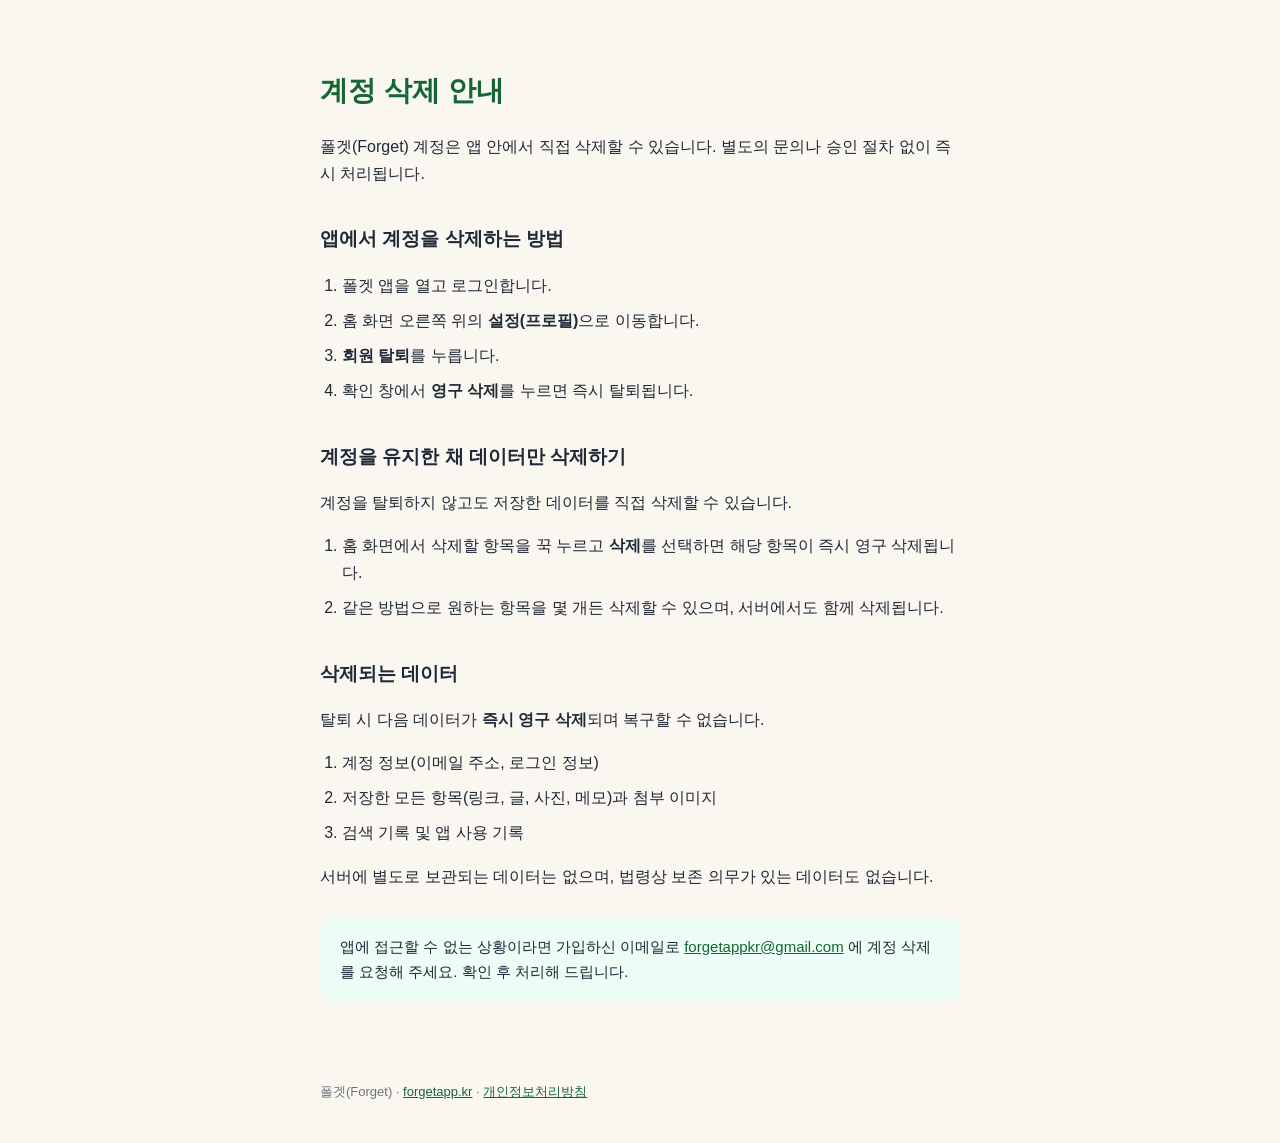
<file: deleteaccount.html>
<!doctype html>
<html lang="ko">
<head>
  <meta charset="utf-8">
  <meta name="viewport" content="width=device-width, initial-scale=1">
  <title>폴겟 계정 삭제 안내</title>
  <style>
    body { margin: 0; background: #FAF7F0; color: #1F2937; font-family: -apple-system, "Apple SD Gothic Neo", "Noto Sans KR", sans-serif; line-height: 1.7; }
    main { max-width: 640px; margin: 0 auto; padding: 48px 24px 80px; }
    h1 { font-size: 28px; color: #166534; }
    h2 { font-size: 19px; margin-top: 36px; }
    ol { padding-left: 22px; }
    li { margin: 8px 0; }
    .note { background: #ECFDF5; border-radius: 12px; padding: 16px 20px; margin-top: 28px; font-size: 15px; }
    a { color: #166534; }
    footer { max-width: 640px; margin: 0 auto; padding: 0 24px 40px; font-size: 13px; color: #6B7280; }
  </style>
</head>
<body>
  <main>
    <h1>계정 삭제 안내</h1>
    <p>폴겟(Forget) 계정은 앱 안에서 직접 삭제할 수 있습니다. 별도의 문의나 승인 절차 없이 즉시 처리됩니다.</p>

    <h2>앱에서 계정을 삭제하는 방법</h2>
    <ol>
      <li>폴겟 앱을 열고 로그인합니다.</li>
      <li>홈 화면 오른쪽 위의 <strong>설정(프로필)</strong>으로 이동합니다.</li>
      <li><strong>회원 탈퇴</strong>를 누릅니다.</li>
      <li>확인 창에서 <strong>영구 삭제</strong>를 누르면 즉시 탈퇴됩니다.</li>
    </ol>

    <h2>계정을 유지한 채 데이터만 삭제하기</h2>
    <p>계정을 탈퇴하지 않고도 저장한 데이터를 직접 삭제할 수 있습니다.</p>
    <ol>
      <li>홈 화면에서 삭제할 항목을 꾹 누르고 <strong>삭제</strong>를 선택하면 해당 항목이 즉시 영구 삭제됩니다.</li>
      <li>같은 방법으로 원하는 항목을 몇 개든 삭제할 수 있으며, 서버에서도 함께 삭제됩니다.</li>
    </ol>

    <h2>삭제되는 데이터</h2>
    <p>탈퇴 시 다음 데이터가 <strong>즉시 영구 삭제</strong>되며 복구할 수 없습니다.</p>
    <ol>
      <li>계정 정보(이메일 주소, 로그인 정보)</li>
      <li>저장한 모든 항목(링크, 글, 사진, 메모)과 첨부 이미지</li>
      <li>검색 기록 및 앱 사용 기록</li>
    </ol>
    <p>서버에 별도로 보관되는 데이터는 없으며, 법령상 보존 의무가 있는 데이터도 없습니다.</p>

    <div class="note">
      앱에 접근할 수 없는 상황이라면 가입하신 이메일로 <a href="mailto:forgetappkr@gmail.com">forgetappkr@gmail.com</a> 에 계정 삭제를 요청해 주세요. 확인 후 처리해 드립니다.
    </div>
  </main>
  <footer>
    폴겟(Forget) · <a href="https://forgetapp.kr">forgetapp.kr</a> · <a href="https://forgetapp.kr/privacy.html">개인정보처리방침</a>
  </footer>
</body>
</html>
</file>
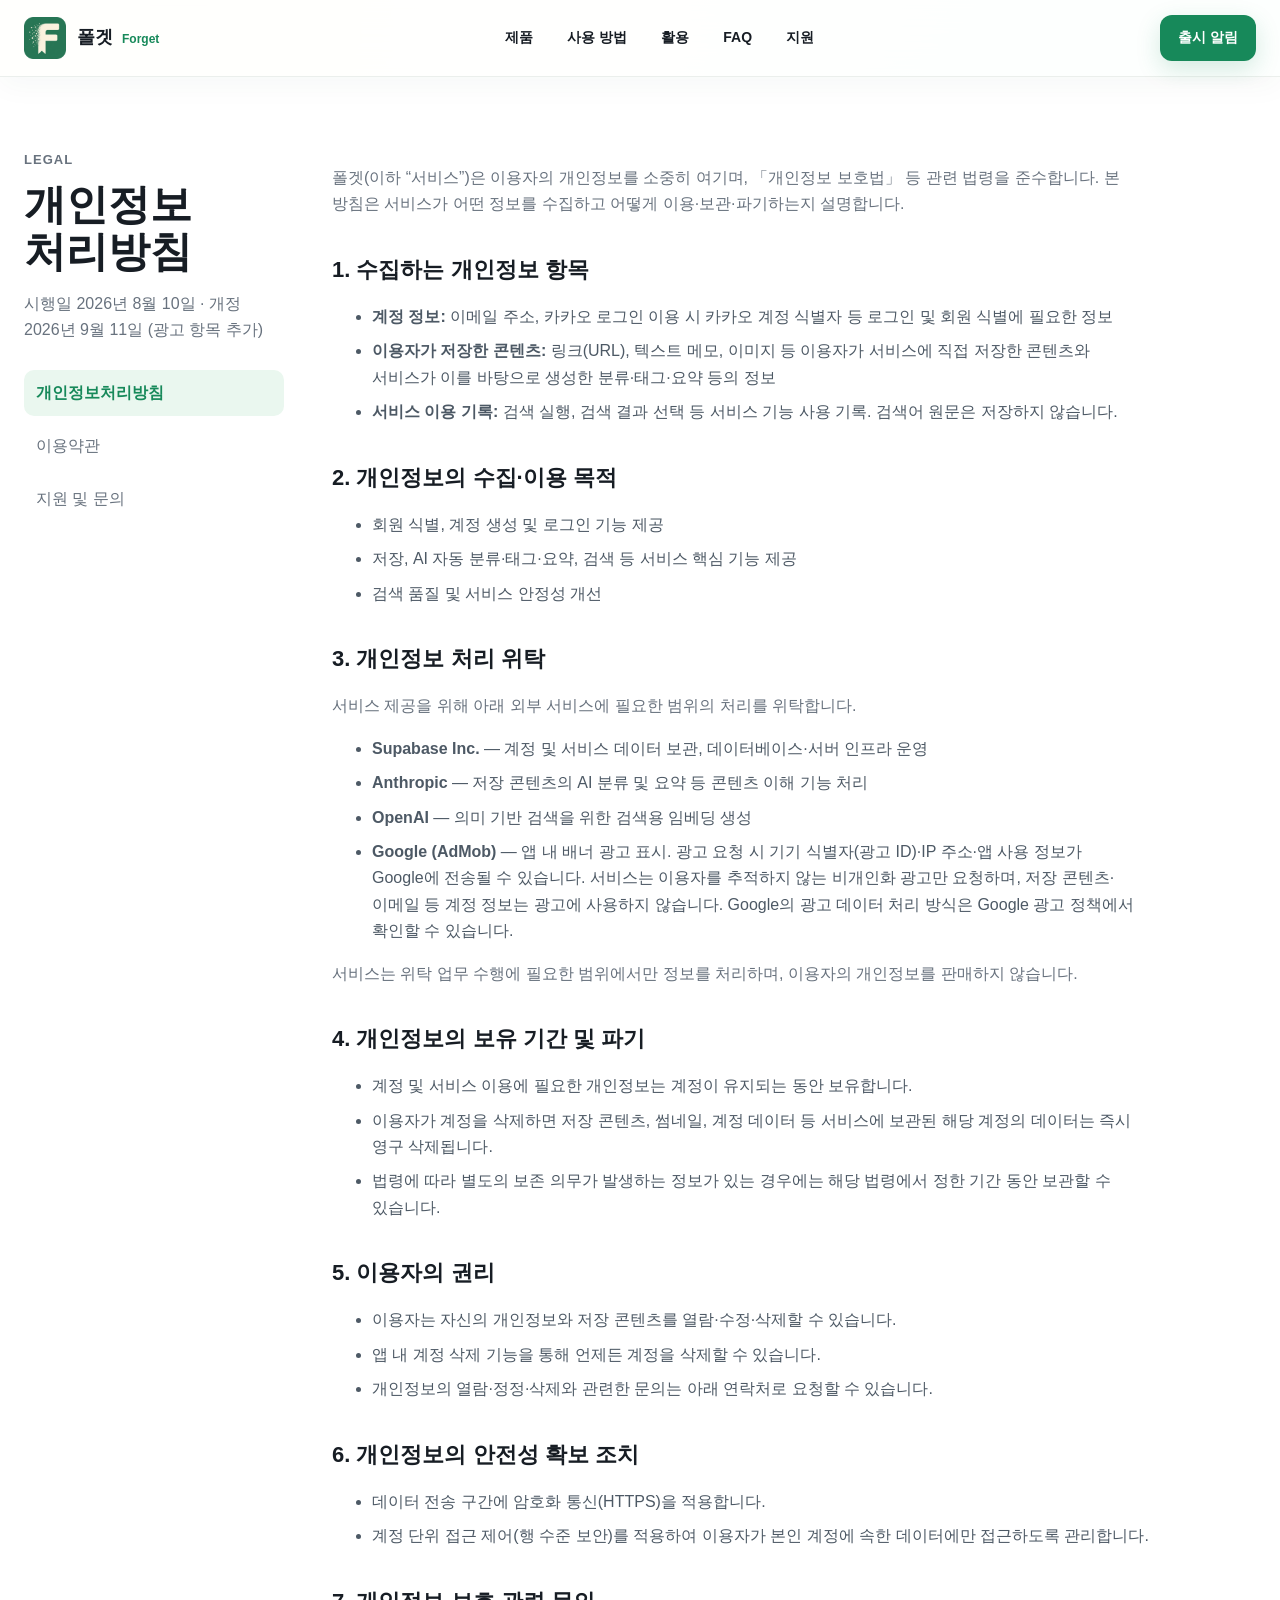
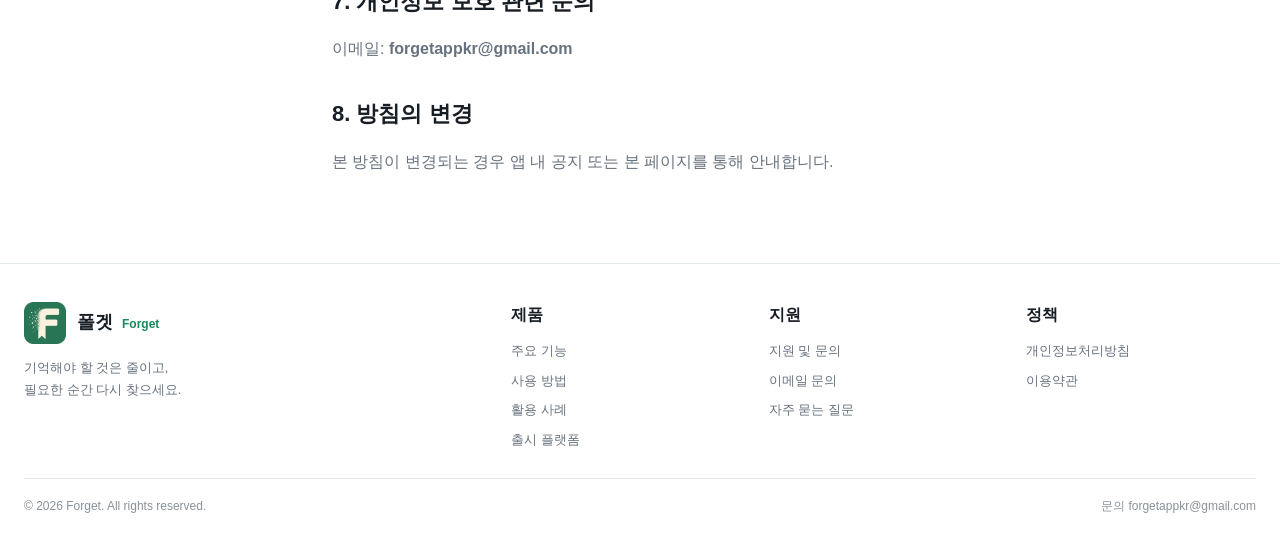
<file: privacy.html>
<!doctype html>
<html lang="ko">
<head>
  <meta charset="utf-8">
  <meta name="viewport" content="width=device-width, initial-scale=1">
  <meta name="theme-color" content="#167C4E">
  <link rel="icon" type="image/svg+xml" href="assets/forget-icon.svg">
  <link rel="apple-touch-icon" href="assets/apple-touch-icon.png">
  <link rel="manifest" href="site.webmanifest">
  <link rel="stylesheet" href="styles.css">
  <title>개인정보처리방침 — 폴겟(Forget)</title>
  <meta name="description" content="폴겟(Forget) 개인정보처리방침">
</head>
<body>
  <header class="site-header">
  <div class="container header-inner">
    <a class="brand" href="index.html" aria-label="폴겟 홈">
      <img src="assets/forget-icon.svg" alt="" width="42" height="42" style="border-radius:0;background:transparent;clip-path:none;overflow:visible">
      <span>폴겟 <small>Forget</small></span>
    </a>
    <nav class="desktop-nav" aria-label="주요 메뉴">
      <a href="index.html#product">제품</a><a href="index.html#how">사용 방법</a><a href="index.html#use-cases">활용</a><a href="index.html#faq">FAQ</a><a href="support.html">지원</a>
    </nav>
    <a class="header-cta" href="index.html#download">출시 알림</a>
  </div>
</header>
  <main>
<section class="legal-page">
  <div class="container legal-layout">
    <aside class="legal-aside">
      <p class="eyebrow">LEGAL</p>
      <h1>개인정보<br>처리방침</h1>
      <p>시행일 2026년 8월 10일 · 개정 2026년 9월 11일 (광고 항목 추가)</p>
      <nav><a href="privacy.html" class="active">개인정보처리방침</a><a href="terms.html">이용약관</a><a href="support.html">지원 및 문의</a></nav>
    </aside>
    <article class="legal-document">
      <p>폴겟(이하 “서비스”)은 이용자의 개인정보를 소중히 여기며, 「개인정보 보호법」 등 관련 법령을 준수합니다. 본 방침은 서비스가 어떤 정보를 수집하고 어떻게 이용·보관·파기하는지 설명합니다.</p>

      <h2>1. 수집하는 개인정보 항목</h2>
      <ul>
        <li><strong>계정 정보:</strong> 이메일 주소, 카카오 로그인 이용 시 카카오 계정 식별자 등 로그인 및 회원 식별에 필요한 정보</li>
        <li><strong>이용자가 저장한 콘텐츠:</strong> 링크(URL), 텍스트 메모, 이미지 등 이용자가 서비스에 직접 저장한 콘텐츠와 서비스가 이를 바탕으로 생성한 분류·태그·요약 등의 정보</li>
        <li><strong>서비스 이용 기록:</strong> 검색 실행, 검색 결과 선택 등 서비스 기능 사용 기록. 검색어 원문은 저장하지 않습니다.</li>
      </ul>

      <h2>2. 개인정보의 수집·이용 목적</h2>
      <ul>
        <li>회원 식별, 계정 생성 및 로그인 기능 제공</li>
        <li>저장, AI 자동 분류·태그·요약, 검색 등 서비스 핵심 기능 제공</li>
        <li>검색 품질 및 서비스 안정성 개선</li>
      </ul>

      <h2>3. 개인정보 처리 위탁</h2>
      <p>서비스 제공을 위해 아래 외부 서비스에 필요한 범위의 처리를 위탁합니다.</p>
      <ul>
        <li><strong>Supabase Inc.</strong> — 계정 및 서비스 데이터 보관, 데이터베이스·서버 인프라 운영</li>
        <li><strong>Anthropic</strong> — 저장 콘텐츠의 AI 분류 및 요약 등 콘텐츠 이해 기능 처리</li>
        <li><strong>OpenAI</strong> — 의미 기반 검색을 위한 검색용 임베딩 생성</li>
        <li><strong>Google (AdMob)</strong> — 앱 내 배너 광고 표시. 광고 요청 시 기기 식별자(광고 ID)·IP 주소·앱 사용 정보가 Google에 전송될 수 있습니다. 서비스는 이용자를 추적하지 않는 비개인화 광고만 요청하며, 저장 콘텐츠·이메일 등 계정 정보는 광고에 사용하지 않습니다. Google의 광고 데이터 처리 방식은 <a href="https://policies.google.com/technologies/ads" target="_blank" rel="noopener">Google 광고 정책</a>에서 확인할 수 있습니다.</li>
      </ul>
      <p>서비스는 위탁 업무 수행에 필요한 범위에서만 정보를 처리하며, 이용자의 개인정보를 판매하지 않습니다.</p>

      <h2>4. 개인정보의 보유 기간 및 파기</h2>
      <ul>
        <li>계정 및 서비스 이용에 필요한 개인정보는 계정이 유지되는 동안 보유합니다.</li>
        <li>이용자가 계정을 삭제하면 저장 콘텐츠, 썸네일, 계정 데이터 등 서비스에 보관된 해당 계정의 데이터는 즉시 영구 삭제됩니다.</li>
        <li>법령에 따라 별도의 보존 의무가 발생하는 정보가 있는 경우에는 해당 법령에서 정한 기간 동안 보관할 수 있습니다.</li>
      </ul>

      <h2>5. 이용자의 권리</h2>
      <ul>
        <li>이용자는 자신의 개인정보와 저장 콘텐츠를 열람·수정·삭제할 수 있습니다.</li>
        <li>앱 내 계정 삭제 기능을 통해 언제든 계정을 삭제할 수 있습니다.</li>
        <li>개인정보의 열람·정정·삭제와 관련한 문의는 아래 연락처로 요청할 수 있습니다.</li>
      </ul>

      <h2>6. 개인정보의 안전성 확보 조치</h2>
      <ul>
        <li>데이터 전송 구간에 암호화 통신(HTTPS)을 적용합니다.</li>
        <li>계정 단위 접근 제어(행 수준 보안)를 적용하여 이용자가 본인 계정에 속한 데이터에만 접근하도록 관리합니다.</li>
      </ul>

      <h2>7. 개인정보 보호 관련 문의</h2>
      <p>이메일: <a href="mailto:forgetappkr@gmail.com"><strong>forgetappkr@gmail.com</strong></a></p>

      <h2>8. 방침의 변경</h2>
      <p>본 방침이 변경되는 경우 앱 내 공지 또는 본 페이지를 통해 안내합니다.</p>
    </article>
  </div>
</section>
  </main>
  <footer class="site-footer">
  <div class="container footer-grid">
    <div class="footer-brand"><a class="brand" href="index.html"><img src="assets/forget-icon.svg" alt="" width="40" height="40" style="border-radius:0;background:transparent;clip-path:none;overflow:visible"><span>폴겟 <small>Forget</small></span></a><p>기억해야 할 것은 줄이고,<br>필요한 순간 다시 찾으세요.</p></div>
    <div class="footer-column"><strong>제품</strong><a href="index.html#product">주요 기능</a><a href="index.html#how">사용 방법</a><a href="index.html#use-cases">활용 사례</a><a href="index.html#download">출시 플랫폼</a></div>
    <div class="footer-column"><strong>지원</strong><a href="support.html">지원 및 문의</a><a href="mailto:forgetappkr@gmail.com">이메일 문의</a><a href="index.html#faq">자주 묻는 질문</a></div>
    <div class="footer-column"><strong>정책</strong><a href="privacy.html">개인정보처리방침</a><a href="terms.html">이용약관</a></div>
  </div>
  <div class="container footer-bottom"><span>© 2026 Forget. All rights reserved.</span><span>문의 forgetappkr@gmail.com</span></div>
</footer>
</body>
</html>
</file>
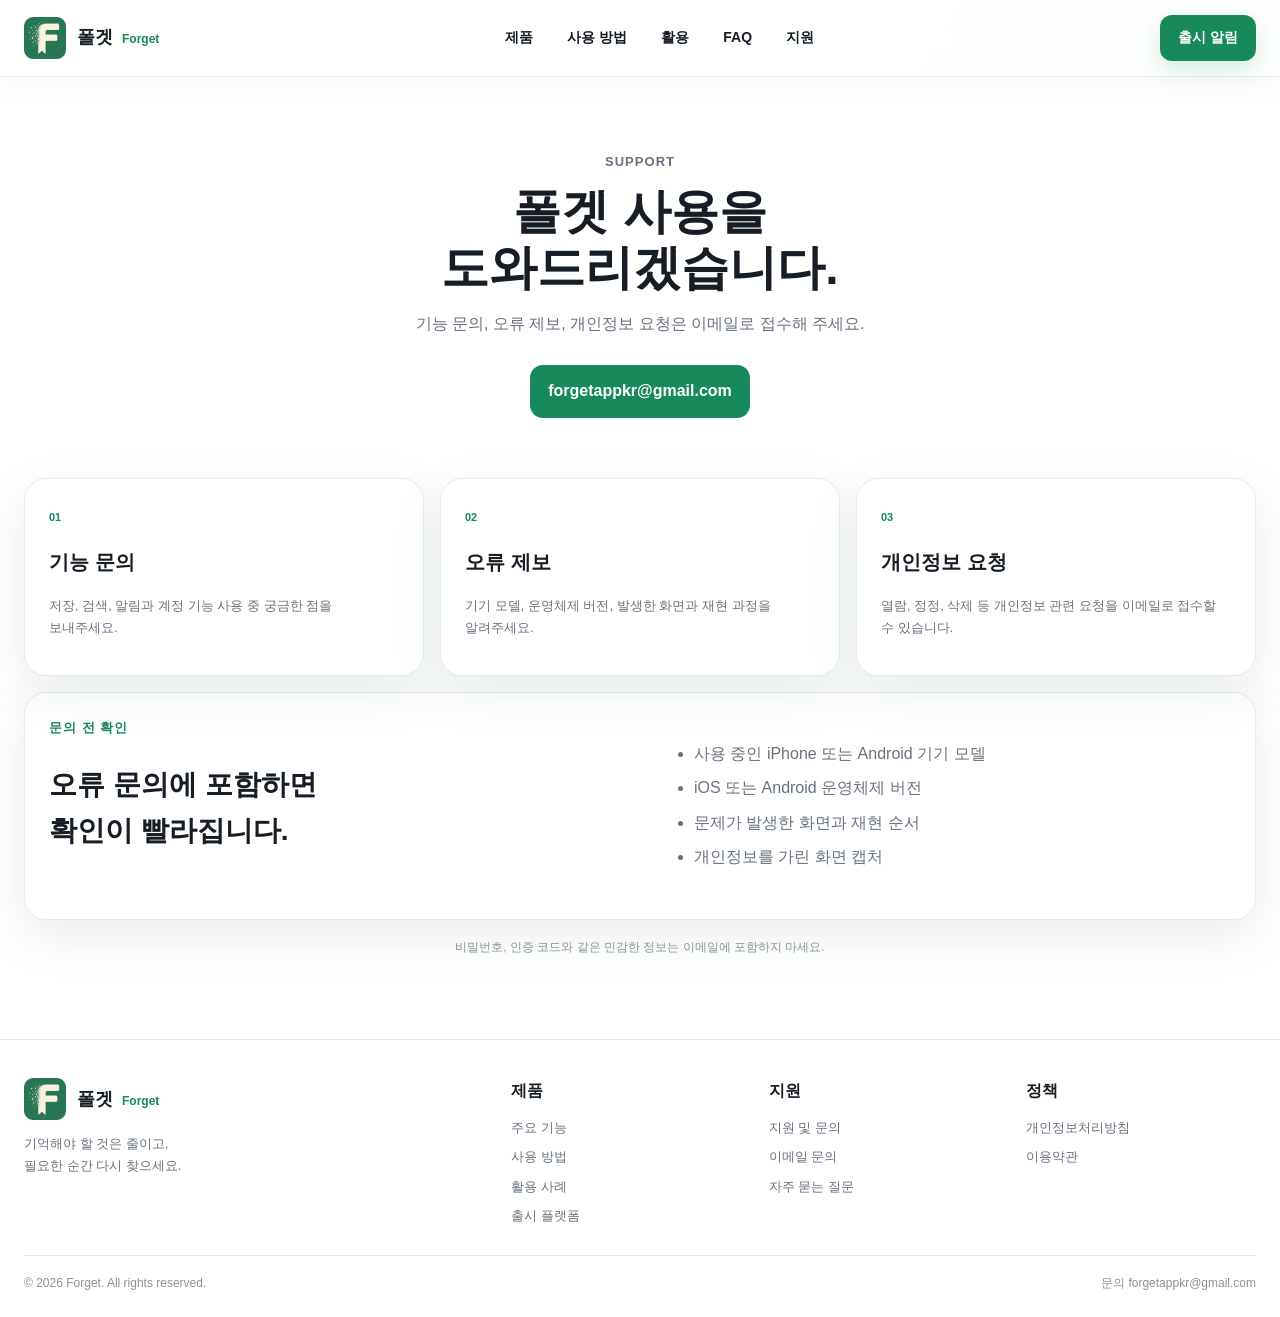
<file: support.html>
<!doctype html>
<html lang="ko">
<head>
  <meta charset="utf-8">
  <meta name="viewport" content="width=device-width, initial-scale=1">
  <meta name="theme-color" content="#167C4E">
  <link rel="icon" type="image/svg+xml" href="assets/forget-icon.svg">
  <link rel="apple-touch-icon" href="assets/apple-touch-icon.png">
  <link rel="manifest" href="site.webmanifest">
  <link rel="stylesheet" href="styles.css">
  <title>지원 및 문의 — 폴겟(Forget)</title>
  <meta name="description" content="폴겟(Forget) 지원 및 문의">
</head>
<body>
  <header class="site-header">
  <div class="container header-inner">
    <a class="brand" href="index.html" aria-label="폴겟 홈">
      <img src="assets/forget-icon.svg" alt="" width="42" height="42" style="border-radius:0;background:transparent;clip-path:none;overflow:visible">
      <span>폴겟 <small>Forget</small></span>
    </a>

    <nav class="desktop-nav" aria-label="주요 메뉴">
      <a href="index.html#product">제품</a>
      <a href="index.html#how">사용 방법</a>
      <a href="index.html#use-cases">활용</a>
      <a href="index.html#faq">FAQ</a>
      <a href="support.html">지원</a>
    </nav>

    <a class="header-cta" href="index.html#download">출시 알림</a>
  </div>
</header>
  <main>
    
<section class="support-hero">
  <div class="container support-hero-inner">
    <p class="eyebrow">SUPPORT</p>
    <h1>폴겟 사용을<br>도와드리겠습니다.</h1>
    <p>기능 문의, 오류 제보, 개인정보 요청은 이메일로 접수해 주세요.</p>
    <a class="support-mail-button" href="mailto:forgetappkr@gmail.com?subject=%ED%8F%B4%EA%B2%9F%20%EB%AC%B8%EC%9D%98">forgetappkr@gmail.com</a>
  </div>
</section>

<section class="support-content">
  <div class="container">
    <div class="support-cards">
      <article>
        <span>01</span>
        <h2>기능 문의</h2>
        <p>저장, 검색, 알림과 계정 기능 사용 중 궁금한 점을 보내주세요.</p>
      </article>
      <article>
        <span>02</span>
        <h2>오류 제보</h2>
        <p>기기 모델, 운영체제 버전, 발생한 화면과 재현 과정을 알려주세요.</p>
      </article>
      <article>
        <span>03</span>
        <h2>개인정보 요청</h2>
        <p>열람, 정정, 삭제 등 개인정보 관련 요청을 이메일로 접수할 수 있습니다.</p>
      </article>
    </div>

    <div class="support-guide">
      <div>
        <p class="eyebrow">문의 전 확인</p>
        <h2>오류 문의에 포함하면<br>확인이 빨라집니다.</h2>
      </div>
      <ul>
        <li>사용 중인 iPhone 또는 Android 기기 모델</li>
        <li>iOS 또는 Android 운영체제 버전</li>
        <li>문제가 발생한 화면과 재현 순서</li>
        <li>개인정보를 가린 화면 캡처</li>
      </ul>
    </div>

    <p class="security-note">비밀번호, 인증 코드와 같은 민감한 정보는 이메일에 포함하지 마세요.</p>
  </div>
</section>

  </main>
  <footer class="site-footer">
  <div class="container footer-grid">
    <div class="footer-brand">
      <a class="brand" href="index.html">
        <img src="assets/forget-icon.svg" alt="" width="40" height="40" style="border-radius:0;background:transparent;clip-path:none;overflow:visible">
        <span>폴겟 <small>Forget</small></span>
      </a>
      <p>기억해야 할 것은 줄이고,<br>필요한 순간 다시 찾으세요.</p>
    </div>

    <div class="footer-column">
      <strong>제품</strong>
      <a href="index.html#product">주요 기능</a>
      <a href="index.html#how">사용 방법</a>
      <a href="index.html#use-cases">활용 사례</a>
      <a href="index.html#download">출시 플랫폼</a>
    </div>

    <div class="footer-column">
      <strong>지원</strong>
      <a href="support.html">지원 및 문의</a>
      <a href="mailto:forgetappkr@gmail.com">이메일 문의</a>
      <a href="index.html#faq">자주 묻는 질문</a>
    </div>

    <div class="footer-column">
      <strong>정책</strong>
      <a href="privacy.html">개인정보처리방침</a>
      <a href="terms.html">이용약관</a>
    </div>
  </div>

  <div class="container footer-bottom">
    <span>© 2026 Forget. All rights reserved.</span>
    <span>문의 forgetappkr@gmail.com</span>
  </div>
</footer>
</body>
</html>
</file>
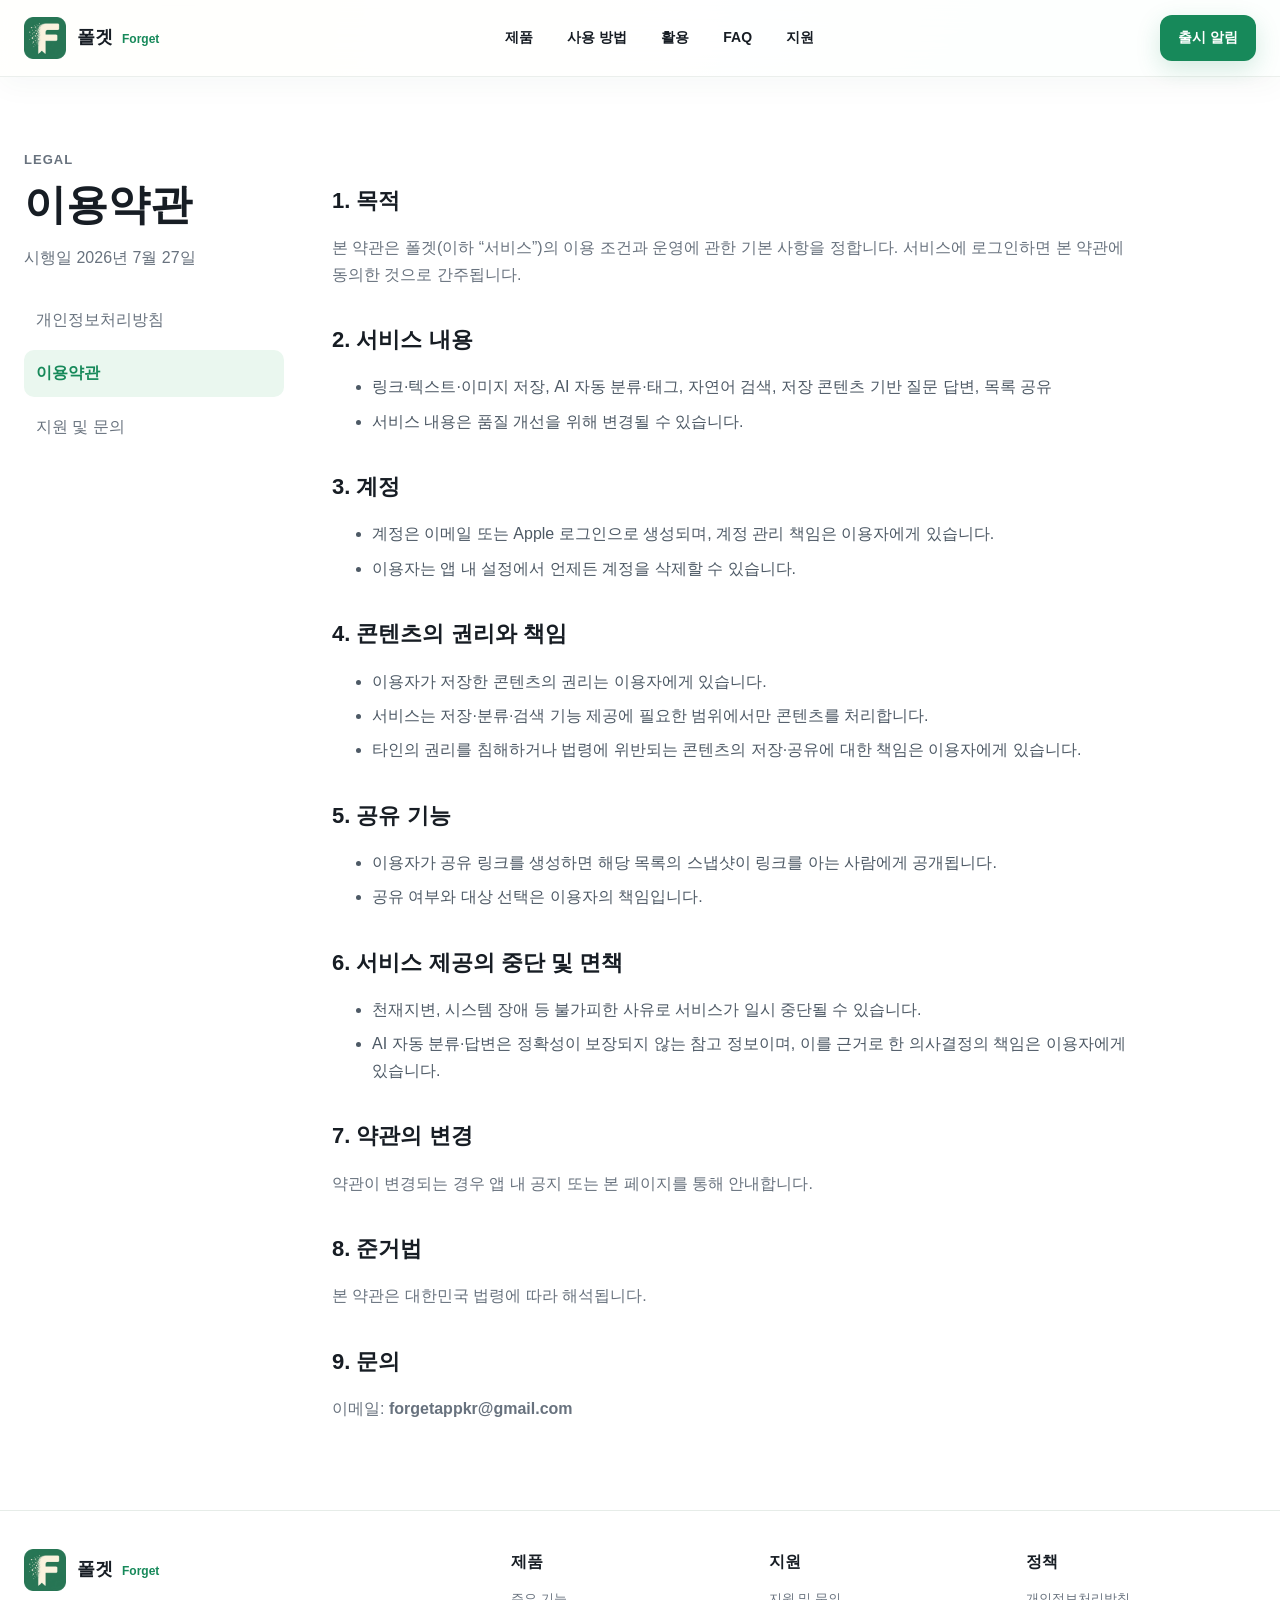
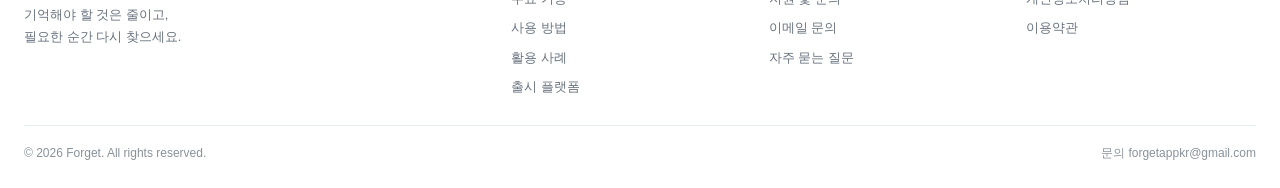
<file: terms.html>
<!doctype html>
<html lang="ko">
<head>
  <meta charset="utf-8">
  <meta name="viewport" content="width=device-width, initial-scale=1">
  <meta name="theme-color" content="#167C4E">
  <link rel="icon" type="image/svg+xml" href="assets/forget-icon.svg">
  <link rel="apple-touch-icon" href="assets/apple-touch-icon.png">
  <link rel="manifest" href="site.webmanifest">
  <link rel="stylesheet" href="styles.css">
  <title>이용약관 — 폴겟(Forget)</title>
  <meta name="description" content="폴겟(Forget) 이용약관">
</head>
<body>
  <header class="site-header">
  <div class="container header-inner">
    <a class="brand" href="index.html" aria-label="폴겟 홈">
      <img src="assets/forget-icon.svg" alt="" width="42" height="42" style="border-radius:0;background:transparent;clip-path:none;overflow:visible">
      <span>폴겟 <small>Forget</small></span>
    </a>

    <nav class="desktop-nav" aria-label="주요 메뉴">
      <a href="index.html#product">제품</a>
      <a href="index.html#how">사용 방법</a>
      <a href="index.html#use-cases">활용</a>
      <a href="index.html#faq">FAQ</a>
      <a href="support.html">지원</a>
    </nav>

    <a class="header-cta" href="index.html#download">출시 알림</a>
  </div>
</header>
  <main>
    
<section class="legal-page">
  <div class="container legal-layout">
    <aside class="legal-aside">
      <p class="eyebrow">LEGAL</p>
      <h1>이용약관</h1>
      <p>시행일 2026년 7월 27일</p>
      <nav>
        <a href="privacy.html">개인정보처리방침</a>
        <a href="terms.html" class="active">이용약관</a>
        <a href="support.html">지원 및 문의</a>
      </nav>
    </aside>
    <article class="legal-document">
      <h2>1. 목적</h2>
      <p>본 약관은 폴겟(이하 “서비스”)의 이용 조건과 운영에 관한 기본 사항을 정합니다. 서비스에 로그인하면 본 약관에 동의한 것으로 간주됩니다.</p>

      <h2>2. 서비스 내용</h2>
      <ul>
        <li>링크·텍스트·이미지 저장, AI 자동 분류·태그, 자연어 검색, 저장 콘텐츠 기반 질문 답변, 목록 공유</li>
        <li>서비스 내용은 품질 개선을 위해 변경될 수 있습니다.</li>
      </ul>

      <h2>3. 계정</h2>
      <ul>
        <li>계정은 이메일 또는 Apple 로그인으로 생성되며, 계정 관리 책임은 이용자에게 있습니다.</li>
        <li>이용자는 앱 내 설정에서 언제든 계정을 삭제할 수 있습니다.</li>
      </ul>

      <h2>4. 콘텐츠의 권리와 책임</h2>
      <ul>
        <li>이용자가 저장한 콘텐츠의 권리는 이용자에게 있습니다.</li>
        <li>서비스는 저장·분류·검색 기능 제공에 필요한 범위에서만 콘텐츠를 처리합니다.</li>
        <li>타인의 권리를 침해하거나 법령에 위반되는 콘텐츠의 저장·공유에 대한 책임은 이용자에게 있습니다.</li>
      </ul>

      <h2>5. 공유 기능</h2>
      <ul>
        <li>이용자가 공유 링크를 생성하면 해당 목록의 스냅샷이 링크를 아는 사람에게 공개됩니다.</li>
        <li>공유 여부와 대상 선택은 이용자의 책임입니다.</li>
      </ul>

      <h2>6. 서비스 제공의 중단 및 면책</h2>
      <ul>
        <li>천재지변, 시스템 장애 등 불가피한 사유로 서비스가 일시 중단될 수 있습니다.</li>
        <li>AI 자동 분류·답변은 정확성이 보장되지 않는 참고 정보이며, 이를 근거로 한 의사결정의 책임은 이용자에게 있습니다.</li>
      </ul>

      <h2>7. 약관의 변경</h2>
      <p>약관이 변경되는 경우 앱 내 공지 또는 본 페이지를 통해 안내합니다.</p>

      <h2>8. 준거법</h2>
      <p>본 약관은 대한민국 법령에 따라 해석됩니다.</p>

      <h2>9. 문의</h2>
      <p>이메일: <a href="mailto:forgetappkr@gmail.com"><strong>forgetappkr@gmail.com</strong></a></p>
    </article>
  </div>
</section>

  </main>
  <footer class="site-footer">
  <div class="container footer-grid">
    <div class="footer-brand">
      <a class="brand" href="index.html">
        <img src="assets/forget-icon.svg" alt="" width="40" height="40" style="border-radius:0;background:transparent;clip-path:none;overflow:visible">
        <span>폴겟 <small>Forget</small></span>
      </a>
      <p>기억해야 할 것은 줄이고,<br>필요한 순간 다시 찾으세요.</p>
    </div>

    <div class="footer-column">
      <strong>제품</strong>
      <a href="index.html#product">주요 기능</a>
      <a href="index.html#how">사용 방법</a>
      <a href="index.html#use-cases">활용 사례</a>
      <a href="index.html#download">출시 플랫폼</a>
    </div>

    <div class="footer-column">
      <strong>지원</strong>
      <a href="support.html">지원 및 문의</a>
      <a href="mailto:forgetappkr@gmail.com">이메일 문의</a>
      <a href="index.html#faq">자주 묻는 질문</a>
    </div>

    <div class="footer-column">
      <strong>정책</strong>
      <a href="privacy.html">개인정보처리방침</a>
      <a href="terms.html">이용약관</a>
    </div>
  </div>

  <div class="container footer-bottom">
    <span>© 2026 Forget. All rights reserved.</span>
    <span>문의 forgetappkr@gmail.com</span>
  </div>
</footer>
</body>
</html>
</file>
<file: styles.css>
:root{--green:#17895a;--green-dark:#0f6d46;--green-soft:#eaf7ef;--mint:#f4fbf7;--cream:#fffaf0;--ink:#171d24;--muted:#68727e;--line:#e6ece8;--card:#fff;--shadow:0 16px 50px rgba(35,91,67,.10);--shadow-lg:0 30px 90px rgba(35,91,67,.15);--radius:28px;--container:1240px}*{box-sizing:border-box}html{scroll-behavior:smooth}body{margin:0;min-width:320px;background:linear-gradient(180deg,#fff 0,#fbfdfb 52%,#f7fbf8 100%);color:var(--ink);font-family:-apple-system,BlinkMacSystemFont,"Apple SD Gothic Neo","Pretendard","Noto Sans KR","Segoe UI",sans-serif;line-height:1.65;word-break:keep-all;-webkit-font-smoothing:antialiased}a{color:inherit;text-decoration:none}img{display:block;max-width:100%}.container{width:min(calc(100% - 48px),var(--container));margin:auto}.section{padding:78px 0}.eyebrow{margin:0 0 12px;color:var(--green);font-size:13px;font-weight:900;letter-spacing:.08em}.site-header{position:sticky;top:0;z-index:100;background:rgba(255,255,255,.88);backdrop-filter:blur(18px);border-bottom:1px solid rgba(230,236,232,.8)}.header-inner{min-height:72px;display:flex;align-items:center;justify-content:space-between;gap:24px}.brand{display:flex;align-items:center;gap:11px;font-size:18px;font-weight:900}.brand img{width:42px;height:42px;border-radius:13px}.brand small{font-size:12px;color:var(--green);margin-left:4px}.desktop-nav{display:flex;gap:30px;align-items:center;font-size:14px;font-weight:760}.desktop-nav a:hover{color:var(--green)}.header-cta{background:var(--green);color:#fff;padding:10px 17px;border-radius:13px;font-size:14px;font-weight:850;box-shadow:0 8px 24px rgba(23,137,90,.18)}.hero{position:relative;overflow:hidden;padding:52px 0 42px;background:radial-gradient(circle at 72% 28%,rgba(49,176,116,.14),transparent 31%),radial-gradient(circle at 4% 4%,rgba(255,212,122,.13),transparent 22%),#fff}.hero-grid{display:grid;grid-template-columns:.88fr 1.12fr;gap:36px;align-items:center;min-height:620px}.launch-chip{display:inline-flex;align-items:center;gap:8px;padding:8px 13px;border:1px solid #f3d698;background:#fffaf0;border-radius:999px;color:#a96609;font-size:13px;font-weight:800;margin-bottom:20px}.status-dot{width:8px;height:8px;border-radius:50%;background:#f0a21b;box-shadow:0 0 0 5px rgba(240,162,27,.12)}.hero-copy h1{font-size:clamp(50px,6.3vw,78px);line-height:1.05;letter-spacing:-.065em;margin:0}.hero-copy h1 span{color:var(--green)}.hero-description{font-size:19px;line-height:1.75;color:#3f4954;max-width:570px;margin:24px 0 0}.hero-actions{display:flex;gap:12px;flex-wrap:wrap;margin-top:28px}.store-button{min-width:176px;height:60px;border-radius:14px;display:flex;align-items:center;gap:12px;padding:10px 16px;border:1px solid #d7ddd9;background:#fff;box-shadow:0 8px 22px rgba(0,0,0,.05);opacity:.8;pointer-events:none}.store-button-dark{background:#111;color:#fff;border-color:#111}.store-button span:last-child{display:grid;line-height:1.15}.store-button small{font-size:10px}.store-button strong{font-size:18px}.play-symbol{font-size:22px;color:var(--green)}.hero-note{font-size:13px;color:#7b858f;margin:14px 0 0}.hero-product{position:relative;min-height:610px}.phone-shell{position:absolute;width:330px;height:596px;left:46%;top:8px;transform:translateX(-50%);border:7px solid #111;border-radius:48px;background:#111;padding:7px;box-shadow:0 35px 90px rgba(32,73,55,.22)}.phone-screen{height:100%;border-radius:36px;background:#fbfdfc;overflow:hidden;padding:46px 16px 18px;position:relative}.phone-speaker{position:absolute;z-index:3;width:105px;height:28px;left:50%;top:13px;transform:translateX(-50%);border-radius:999px;background:#0b0b0b}.phone-header{display:flex;align-items:center;justify-content:space-between}.phone-header>div{display:grid}.phone-header small{font-size:10px;color:#7d8992}.phone-header strong{font-size:18px}.mini-avatar{width:33px;height:33px;border-radius:50%;display:grid;place-items:center;background:#e7f6ed;color:var(--green);font-weight:900}.chat{padding:10px 12px;border-radius:14px;font-size:11px;margin-top:12px}.user-chat{background:#eaf7ef;color:#1f593e;margin-left:36px}.ai-chat{background:#fff;border:1px solid var(--line);color:#68727e;margin-right:28px}.content-preview{background:#fff;border:1px solid var(--line);border-radius:18px;margin-top:14px;overflow:hidden;box-shadow:0 9px 25px rgba(25,84,58,.06)}.preview-image{height:88px;background:linear-gradient(135deg,#ddebe3,#fff0cf);display:flex;align-items:flex-end;padding:10px}.preview-image span{font-size:8px;color:#fff;background:var(--green);padding:4px 7px;border-radius:999px}.preview-body{padding:11px}.preview-body small{font-size:9px;color:var(--green);font-weight:800}.preview-body strong{display:block;font-size:13px;margin-top:2px}.preview-body p{font-size:9px;color:#78828d;margin:4px 0 8px}.tag-row{display:flex;gap:4px}.tag-row span{font-size:8px;background:#edf8f1;color:#2b7150;padding:3px 6px;border-radius:999px}.search-preview{display:flex;align-items:center;gap:8px;margin-top:12px;background:#fff;border:1px solid var(--line);border-radius:14px;padding:11px 12px;font-size:10px}.search-preview p{margin:0}.floating-card{position:absolute;z-index:4;width:190px;background:#fff;border:1px solid var(--line);border-radius:19px;padding:16px;display:flex;gap:11px;box-shadow:var(--shadow)}.floating-card small{display:block;color:var(--green);font-size:11px;font-weight:850}.floating-card strong{display:block;font-size:14px;line-height:1.4}.float-icon{width:36px;height:36px;border-radius:50%;display:grid;place-items:center;background:#e8f7ed;color:var(--green);font-weight:900}.save-float{left:0;top:118px}.find-float{right:0;top:356px}.logo-stage{display:none}.capture-strip{display:none}.problem-section{display:none}.section-heading{max-width:760px;margin:0 auto 34px;text-align:center}.section-heading h2,.section-copy h2,.workflow-sticky h2,.trust-copy h2{font-size:clamp(32px,4vw,48px);line-height:1.15;letter-spacing:-.045em;margin:0}.section-heading p,.section-copy p,.workflow-sticky p,.trust-copy p{color:var(--muted);font-size:16px}.product-section{padding-top:32px}.feature-bento{display:grid;grid-template-columns:repeat(4,1fr);gap:14px;background:#fff;border:1px solid var(--line);border-radius:30px;padding:28px;box-shadow:var(--shadow)}.bento-card{min-height:255px;background:#fff;border:0;border-radius:22px;padding:22px;position:relative;overflow:hidden}.bento-large{grid-column:auto}.green-card{background:linear-gradient(150deg,#effaf3,#fff)}.feature-label{font-size:12px;color:var(--green);font-weight:900}.bento-card h3{font-size:20px;line-height:1.3;margin:10px 0 8px}.bento-card p{font-size:13px;color:var(--muted);margin:0}.share-sheet{margin-top:18px;background:#fff;border:1px solid var(--line);border-radius:15px;padding:12px;box-shadow:0 8px 22px rgba(20,80,50,.06)}.share-source,.notification,.demo-result{display:flex;align-items:center;gap:9px}.source-thumb,.result-thumb{width:34px;height:34px;border-radius:9px;background:linear-gradient(135deg,#bae0c8,#f9d58f)}.share-source div,.demo-result div{display:grid;font-size:10px}.share-apps{display:flex;justify-content:space-between;margin-top:10px;font-size:9px;color:#73808b}.forget-share{background:var(--green);color:#fff;border-radius:7px;padding:2px 6px}.share-result{font-size:9px;margin-top:9px;color:var(--green);font-weight:800}.ai-lines{display:grid;gap:8px;margin-top:24px}.ai-lines div{background:#f6faf7;border-radius:11px;padding:10px;font-size:10px}.ai-lines span{display:inline-block;width:7px;height:7px;border-radius:50%;background:var(--green);margin-right:7px}.demo-search{margin-top:18px;border:1px solid var(--line);background:#fff;border-radius:13px;padding:11px;font-size:10px;display:flex;gap:8px}.demo-result{margin-top:10px;font-size:9px}.demo-result em{margin-left:auto;color:var(--green);font-style:normal;font-weight:800}.notification{margin-top:24px;padding:12px;border:1px solid var(--line);border-radius:14px;background:#fff}.notification img{width:34px;border-radius:10px}.notification div{display:grid}.notification small{font-size:9px;color:#89929a}.notification strong{font-size:10px}.notification p{font-size:9px}.workflow-section{padding:34px 0}.workflow-grid{background:#fff;border:1px solid var(--line);border-radius:30px;padding:34px;box-shadow:var(--shadow)}.workflow-sticky{text-align:center;max-width:660px;margin:auto}.workflow-list{list-style:none;padding:0;margin:36px 0 0;display:grid;grid-template-columns:repeat(4,1fr);gap:14px}.workflow-list li{position:relative;border-radius:20px;background:#f9fbfa;padding:20px;min-height:180px}.workflow-list li>span{font-size:40px;font-weight:900;color:#e5ebe7}.workflow-list h3{font-size:18px;margin:8px 0}.workflow-list p{font-size:13px;color:var(--muted)}.showcase-section{padding:34px 0}.showcase-heading{display:flex;max-width:none;text-align:left;align-items:end;justify-content:space-between;gap:30px}.showcase-heading>p{max-width:420px}.device-gallery{display:grid;grid-template-columns:repeat(3,1fr);gap:16px}.device-column{background:#fff;border:1px solid var(--line);border-radius:24px;padding:18px;box-shadow:var(--shadow);overflow:hidden}.device-caption{display:grid;gap:2px;margin-bottom:12px}.device-caption span{font-size:11px;color:var(--green);font-weight:900}.device-caption strong{font-size:16px}.device-mockup{height:420px;border:5px solid #151515;border-radius:34px;background:#f8faf9;padding:14px;overflow:hidden;box-shadow:0 15px 35px rgba(0,0,0,.11)}.mock-status{display:flex;justify-content:space-between;font-size:9px}.mock-status i{width:50px;height:13px;border-radius:999px;background:#111}.mock-title{display:grid;margin:18px 0 12px}.mock-title small{color:var(--green);font-size:9px}.mock-title strong{font-size:17px}.mock-filter{display:flex;gap:5px;overflow:hidden}.mock-filter span{font-size:9px;background:#eef2ef;padding:5px 7px;border-radius:999px}.mock-filter .active{background:#dff4e7;color:var(--green)}.mock-list{display:grid;gap:9px;margin-top:14px}.mock-item{display:flex;align-items:center;gap:9px;background:#fff;border-radius:12px;padding:9px;border:1px solid #edf1ee}.mock-img{width:48px;height:48px;border-radius:9px}.mock-img.green{background:linear-gradient(135deg,#a8d9ba,#e8f5ed)}.mock-img.cream{background:linear-gradient(135deg,#f4d399,#fff1cf)}.mock-img.dark{background:linear-gradient(135deg,#374151,#9ca3af)}.mock-item div{display:grid}.mock-item strong{font-size:10px}.mock-item small{font-size:8px;color:#89929a}.mock-search-screen,.mock-reminder-screen{padding-top:20px}.mock-searchbar{background:#fff;border:1px solid var(--line);padding:11px;border-radius:12px;font-size:10px}.mock-search-screen>p{font-size:9px;color:#8a939b}.large-result{background:#fff;border:1px solid var(--line);border-radius:14px;padding:12px}.result-visual{display:block;height:120px;border-radius:10px;background:linear-gradient(135deg,#a5d0b5,#f5d28d);margin-bottom:10px}.large-result small{color:var(--green);font-size:8px}.large-result strong{display:block;font-size:12px}.large-result p{font-size:9px;color:#78828d}.large-result div{display:flex;gap:5px}.large-result div span{font-size:8px;background:#edf8f1;padding:4px 6px;border-radius:999px}.mock-reminder-screen>small{font-size:9px;color:var(--green)}.mock-reminder-screen>strong{display:block;font-size:23px;line-height:1.2;margin:8px 0 20px}.calendar-row{display:flex;justify-content:space-between;font-size:9px}.calendar-row span{width:28px;height:28px;border-radius:50%;display:grid;place-items:center}.calendar-row .today{background:var(--green);color:#fff}.reminder-item{display:flex;gap:9px;align-items:center;margin-top:12px;background:#fff;border:1px solid var(--line);border-radius:12px;padding:10px}.reminder-item i{width:8px;height:8px;border-radius:50%;background:var(--green)}.reminder-item div{display:grid}.reminder-item small{font-size:8px;color:#89929a}.reminder-item strong{font-size:10px}.use-section{padding:42px 0}.use-grid{display:grid;grid-template-columns:repeat(4,1fr);gap:14px}.use-grid article{background:#fff;border:1px solid var(--line);border-radius:22px;padding:22px;box-shadow:0 12px 32px rgba(35,91,67,.06)}.use-icon{width:42px;height:42px;border-radius:14px;background:#eaf7ef;color:var(--green);display:grid;place-items:center;font-size:20px}.use-grid h3{margin:13px 0 6px}.use-grid p{font-size:13px;color:var(--muted)}.use-grid small{font-size:11px;color:var(--green);font-weight:800}.trust-section{padding:36px 0}.trust-panel{display:grid;grid-template-columns:1fr 1fr;gap:24px;background:#f0f9f4;border:1px solid #dceee4;border-radius:30px;padding:34px}.trust-copy a{display:inline-block;margin-top:16px;color:var(--green);font-weight:850}.trust-points{display:grid;gap:10px}.trust-points article{display:flex;gap:12px;background:#fff;border-radius:18px;padding:16px}.trust-points article>span{color:var(--green);font-size:11px;font-weight:900}.trust-points strong{font-size:14px}.trust-points p{margin:3px 0 0;font-size:12px;color:var(--muted)}.faq-section{padding:42px 0}.faq-grid{display:grid;grid-template-columns:.8fr 1.2fr;gap:24px}.text-link{color:var(--green);font-weight:850}.faq-list{display:grid;gap:8px}.faq-list details{background:#fff;border:1px solid var(--line);border-radius:15px;padding:14px 16px}.faq-list summary{font-weight:800;cursor:pointer}.faq-list p{font-size:13px;color:var(--muted);margin:10px 0 2px}.final-cta-section{padding:24px 0 46px}.final-cta{display:grid;grid-template-columns:auto 1fr auto;align-items:center;gap:18px;background:linear-gradient(90deg,#f5fbf7,#fff);border:1px solid var(--line);border-radius:24px;padding:24px 28px}.cta-logo img{width:56px;border-radius:16px}.final-cta h2{font-size:28px;line-height:1.2;margin:2px 0 6px}.final-cta p{margin:0;color:var(--muted);font-size:13px}.cta-mail{background:var(--green);color:#fff;padding:14px 20px;border-radius:14px;font-weight:850}.site-footer{padding:38px 0 24px;border-top:1px solid var(--line);background:#fff}.footer-grid{display:grid;grid-template-columns:2fr repeat(3,1fr);gap:28px}.footer-brand p,.footer-column a{font-size:13px;color:var(--muted)}.footer-column{display:grid;align-content:start;gap:8px}.footer-column strong{margin-bottom:4px}.footer-bottom{display:flex;justify-content:space-between;gap:16px;border-top:1px solid var(--line);padding-top:18px;margin-top:28px;color:#89929a;font-size:12px}.legal-page,.support-hero,.support-content{background:#fff}.legal-page{padding:72px 0}.legal-layout{display:grid;grid-template-columns:260px 1fr;gap:48px}.legal-aside{position:sticky;top:100px;align-self:start}.legal-aside h1{font-size:42px;line-height:1.1;margin:0 0 14px}.legal-aside>p{color:var(--muted)}.legal-aside nav{display:grid;gap:7px;margin-top:26px}.legal-aside nav a{padding:10px 12px;border-radius:10px;color:var(--muted)}.legal-aside nav a.active{background:#eaf7ef;color:var(--green);font-weight:850}.legal-document{max-width:820px}.legal-document>p{color:var(--muted)}.legal-document h2{font-size:22px;margin:34px 0 12px}.legal-document li{margin:8px 0;color:#4d5965}.support-hero{padding:74px 0 40px;text-align:center}.support-hero h1{font-size:48px;line-height:1.15;margin:0}.support-hero p{color:var(--muted)}.support-mail-button{display:inline-block;margin-top:12px;padding:13px 18px;border-radius:13px;background:var(--green);color:#fff;font-weight:850}.support-content{padding:20px 0 70px}.support-cards{display:grid;grid-template-columns:repeat(3,1fr);gap:16px}.support-cards article,.support-guide{border:1px solid var(--line);border-radius:22px;background:#fff;padding:24px;box-shadow:var(--shadow)}.support-cards article>span{font-size:11px;color:var(--green);font-weight:900}.support-cards h2{font-size:20px}.support-cards p{color:var(--muted);font-size:13px}.support-guide{display:grid;grid-template-columns:1fr 1fr;gap:28px;margin-top:16px}.support-guide h2{font-size:28px}.support-guide li{margin:8px 0;color:var(--muted)}.security-note{text-align:center;color:#8a949c;font-size:12px;margin-top:18px}@media(max-width:980px){.desktop-nav{display:none}.hero-grid{grid-template-columns:1fr}.hero-copy{text-align:center}.launch-chip,.hero-description,.hero-actions{margin-left:auto;margin-right:auto}.hero-product{min-height:600px}.save-float{left:8%}.find-float{right:8%}.feature-bento{grid-template-columns:repeat(2,1fr)}.workflow-list{grid-template-columns:repeat(2,1fr)}.device-gallery{grid-template-columns:1fr}.device-column{max-width:500px;margin:auto;width:100%}.use-grid{grid-template-columns:repeat(2,1fr)}.faq-grid,.trust-panel,.legal-layout{grid-template-columns:1fr}.legal-aside{position:static}.support-cards{grid-template-columns:1fr}.footer-grid{grid-template-columns:1fr 1fr}}@media(max-width:640px){.container{width:min(calc(100% - 28px),var(--container))}.header-cta{display:none}.hero{padding-top:34px}.hero-copy h1{font-size:48px}.hero-description{font-size:16px}.hero-product{min-height:540px}.phone-shell{width:286px;height:520px}.floating-card{width:150px;padding:11px}.save-float{left:0;top:75px}.find-float{right:0;top:340px}.floating-card strong{font-size:11px}.feature-bento{grid-template-columns:1fr;padding:16px}.workflow-grid{padding:20px}.workflow-list,.use-grid{grid-template-columns:1fr}.showcase-heading{display:block}.trust-panel{padding:20px}.faq-grid{grid-template-columns:1fr}.final-cta{grid-template-columns:auto 1fr}.cta-mail{grid-column:1/-1;text-align:center}.footer-grid{grid-template-columns:1fr}.footer-bottom{display:grid}.support-guide{grid-template-columns:1fr}.section{padding:52px 0}}

/* 2026-08 visual polish v1 */
body{background:radial-gradient(circle at 14% 0%,rgba(255,246,226,.78),transparent 28%),radial-gradient(circle at 88% 10%,rgba(224,247,233,.82),transparent 32%),linear-gradient(180deg,#fff 0%,#fbfdfb 46%,#f6fbf8 100%)}
.site-header{box-shadow:0 8px 30px rgba(20,70,48,.04)}
.header-inner{min-height:76px}.desktop-nav{gap:34px}.header-cta{border-radius:12px;padding:11px 18px}
.hero{padding-top:68px;padding-bottom:26px;background:radial-gradient(circle at 72% 30%,rgba(71,185,126,.18),transparent 34%),radial-gradient(circle at 4% 7%,rgba(255,220,150,.16),transparent 24%),#fff}.hero-grid{grid-template-columns:.86fr 1.14fr;min-height:650px;gap:50px}.hero-copy{padding-left:8px}.hero-copy h1{font-size:clamp(56px,6.4vw,82px)}.hero-description{font-size:20px}.hero-product{min-height:640px}.phone-shell{width:350px;height:620px;left:48%;border-width:8px;box-shadow:0 42px 110px rgba(28,83,58,.24)}.floating-card{width:205px;padding:17px 18px;border-radius:20px;box-shadow:0 18px 42px rgba(27,82,58,.13)}.save-float{left:0;top:110px}.find-float{right:0;top:380px}
.product-section{padding-top:18px}.feature-bento{padding:34px;border-radius:34px;gap:18px}.bento-card{min-height:275px;padding:24px}.bento-card h3{font-size:22px}.bento-card p{font-size:13.5px}.green-card{background:linear-gradient(155deg,#edf9f2 0%,#fff 62%)}.ai-card{background:linear-gradient(180deg,#fbf8ff 0%,#fff 68%)}.search-card{background:linear-gradient(180deg,#f5f9ff 0%,#fff 68%)}.reminder-card{background:linear-gradient(180deg,#fff9ef 0%,#fff 68%)}
.workflow-grid{padding:38px;border-radius:34px}.workflow-list{gap:18px}.workflow-list li{background:linear-gradient(180deg,#fbfdfc,#f7faf8);border:1px solid #edf2ef;min-height:195px;transition:transform .18s ease,box-shadow .18s ease}.workflow-list li:hover{transform:translateY(-4px);box-shadow:0 14px 34px rgba(35,91,67,.08)}
.showcase-section{padding-top:42px}.showcase-heading{margin-bottom:26px}.device-gallery{gap:22px}.device-column{padding:20px;border-radius:28px}.device-mockup{height:455px;border-radius:36px;padding:16px;background:linear-gradient(180deg,#f8fbf9,#f2f7f4)}.device-one{transform:translateY(10px)}.device-two{transform:translateY(-6px)}.device-three{transform:translateY(14px)}
.use-grid{gap:18px}.use-grid article{padding:24px;border-radius:24px;transition:transform .18s ease,box-shadow .18s ease}.use-grid article:hover{transform:translateY(-4px);box-shadow:0 18px 38px rgba(35,91,67,.09)}.use-icon{width:48px;height:48px;border-radius:16px}
.trust-panel{padding:40px;border-radius:34px;background:linear-gradient(135deg,#eff9f3 0%,#f8fcfa 60%,#fff 100%)}.trust-points article{border:1px solid #e9f1ec}.faq-list details{border-radius:18px;padding:16px 18px}.faq-list details[open]{box-shadow:0 12px 28px rgba(35,91,67,.06)}
.final-cta{padding:28px 32px;border-radius:28px;box-shadow:0 14px 36px rgba(35,91,67,.08)}.cta-logo img{width:62px}.cta-mail{min-width:170px;text-align:center}
@media(max-width:980px){.hero-copy{padding-left:0}.hero-grid{gap:20px}.phone-shell{left:50%}.device-one,.device-two,.device-three{transform:none}}
@media(max-width:640px){.hero{padding-top:38px}.hero-copy h1{font-size:50px}.hero-product{min-height:555px}.phone-shell{width:294px;height:530px}.device-mockup{height:430px}.feature-bento,.workflow-grid,.trust-panel{border-radius:24px}.final-cta{padding:22px}}

/* 모바일 히어로 수정 (2026-09-23): 아래쪽 데스크톱 규칙(.hero-grid 2열·폰 350px·카드 205px)이 미디어 쿼리보다 뒤에 있어
   휴대폰에서도 2열로 깔려 폰 목업이 글 위에 겹쳤다. 파일 끝에서 모바일 규칙을 다시 선언해 확실히 이긴다. */
@media(max-width:980px){
  .hero-grid{grid-template-columns:1fr;min-height:auto;gap:28px}
  .hero-copy{text-align:center;padding-left:0}
  .launch-chip,.hero-description,.hero-actions{margin-left:auto;margin-right:auto}
  .hero-actions{justify-content:center}
  .hero-product{min-height:620px;width:100%;max-width:520px;margin:0 auto}
  .phone-shell{left:50%;width:330px;height:596px;border-width:7px}
  .floating-card{width:190px;padding:14px}
  .save-float{left:0;top:110px}
  .find-float{right:0;top:370px}
}
@media(max-width:640px){
  .hero{padding-top:34px}
  .hero-copy h1{font-size:clamp(40px,12vw,50px)}
  .hero-product{min-height:560px}
  .phone-shell{width:280px;height:520px}
  .floating-card{width:150px;padding:11px}
  .floating-card strong{font-size:11px}
  .save-float{left:0;top:64px}
  .find-float{right:0;top:340px}
}
</file>
